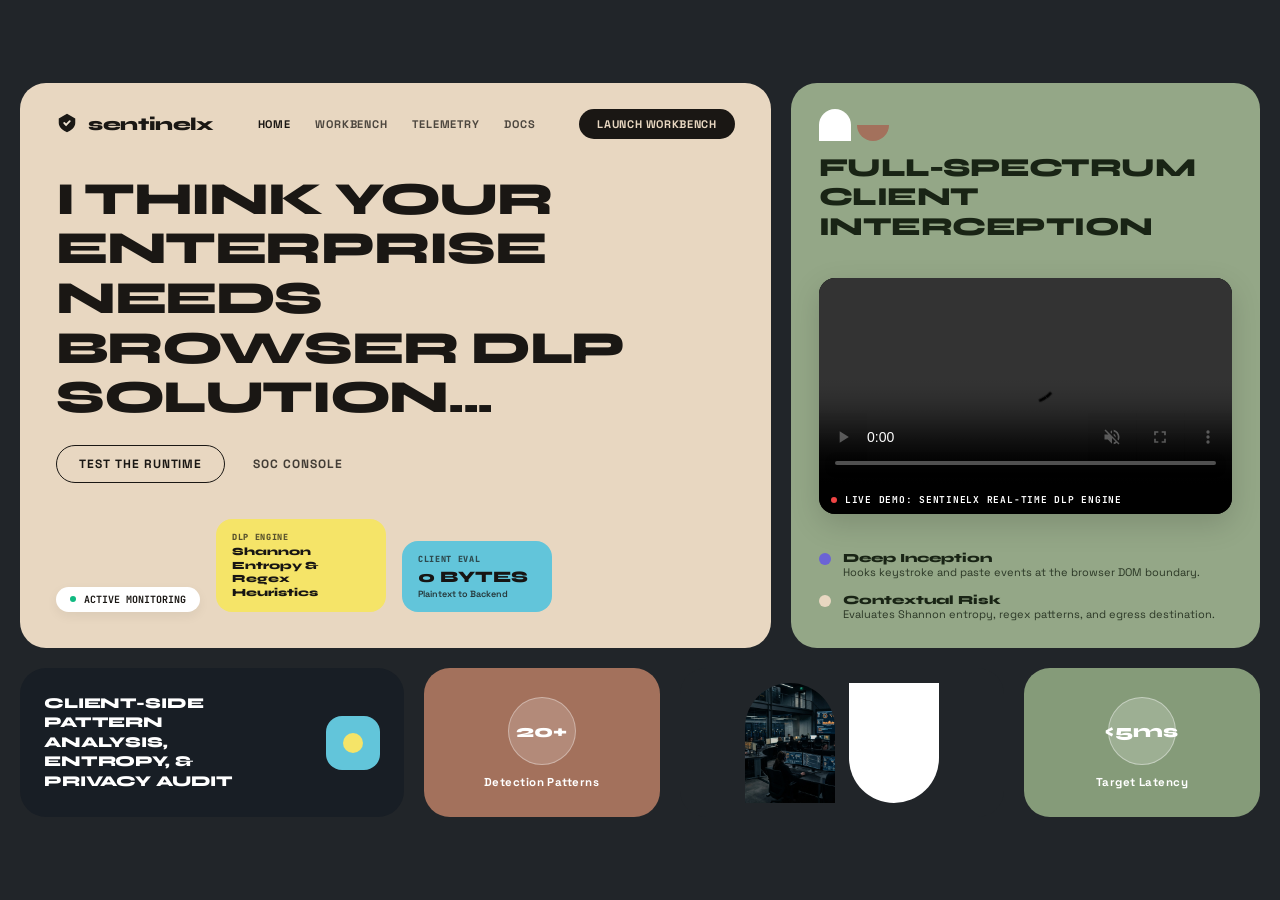
<file: index.html>
<!DOCTYPE html>
<html lang="en">
<head>
  <meta charset="UTF-8">
  <meta name="viewport" content="width=device-width, initial-scale=1.0">
  <title>SentinelX — Client-Side Browser Security & Contextual DLP</title>
  <meta name="description" content="SentinelX: Enterprise real-time browser security & contextual data loss prevention. Zero plaintext egress.">
  <link rel="preconnect" href="https://fonts.googleapis.com">
  <link rel="preconnect" href="https://fonts.gstatic.com" crossorigin>
  <link href="https://fonts.googleapis.com/css2?family=Syne:wght@700;800&family=Space+Grotesk:wght@500;600;700&family=Plus+Jakarta+Sans:wght@400;500;600;700;800&family=JetBrains+Mono:wght@500;600;700&display=swap" rel="stylesheet">
  <link rel="stylesheet" href="landing.css">
</head>
<body>

  <!-- Main Canvas Wrapper (Framed Bento Grid from Dribbble Reference) -->
  <div class="bento-frame">
    <div class="bento-container">

      <!-- ==============================================================
           TOP ROW: HERO CARD (LEFT) + VIDEO SHOWCASE CARD (RIGHT)
      ============================================================== -->
      <div class="bento-top-row">

        <!-- ── HERO CARD (Warm Sand / Editorial) ────────────────── -->
        <div class="bento-card card-hero">
          
          <!-- Inner Navbar -->
          <nav class="hero-nav">
            <div class="brand">
              <div class="brand-glyph">
                <svg width="22" height="22" viewBox="0 0 24 24" fill="none">
                  <path d="M12 2L3 7V12C3 16.55 7.84 20.74 12 22C16.16 20.74 21 16.55 21 12V7L12 2Z"
                        fill="#1a1815"/>
                  <path d="M9 12L11 14L15 10" stroke="#f0e4d2" stroke-width="2" stroke-linecap="round"/>
                </svg>
              </div>
              <span class="brand-name">sentinelx</span>
            </div>

            <div class="nav-links">
              <a href="#home" class="nav-item active">HOME</a>
              <a href="test-harness/index.html" class="nav-item">WORKBENCH</a>
              <a href="dashboard/index.html" class="nav-item">TELEMETRY</a>
              <a href="docs/MASTER_SPECIFICATION.md" class="nav-item">DOCS</a>
            </div>

            <a href="test-harness/index.html" class="nav-cta-btn">LAUNCH WORKBENCH</a>
          </nav>

          <!-- Hero Headline (Syne bold uppercase font) -->
          <div class="hero-body">
            <h1 class="hero-title">
              I THINK YOUR ENTERPRISE NEEDS BROWSER DLP SOLUTION...
            </h1>

            <div class="hero-actions">
              <a href="test-harness/index.html" class="action-btn-primary">TEST THE RUNTIME</a>
              <a href="dashboard/index.html" class="action-btn-secondary">SOC CONSOLE</a>
            </div>

            <!-- Overlapping Decorative Module Cards (From Dribbble shot) -->
            <div class="hero-visual-strip">
              <div class="floating-badge-pill">
                <span class="pill-dot"></span>
                ACTIVE MONITORING
              </div>

              <div class="mini-preview-card card-yellow">
                <div class="mini-card-tag">DLP ENGINE</div>
                <div class="mini-card-title">Shannon Entropy & Regex Heuristics</div>
              </div>

              <div class="mini-preview-card card-cyan">
                <div class="mini-card-tag">CLIENT EVAL</div>
                <div class="mini-card-val">0 BYTES</div>
                <div class="mini-card-sub">Plaintext to Backend</div>
              </div>
            </div>
          </div>
        </div>

        <!-- ── SHOWCASE CARD WITH MAIN VIDEO (Sage Green) ───────── -->
        <div class="bento-card card-showcase">
          <div class="showcase-header">
            <div class="abstract-shapes">
              <div class="shape-arch"></div>
              <div class="shape-half-circle"></div>
            </div>
            <h2 class="showcase-title">
              FULL-SPECTRUM CLIENT INTERCEPTION
            </h2>
          </div>

          <!-- The Main Home Page Video -->
          <div class="video-container">
            <video class="hero-video" autoplay loop muted playsinline controls>
              <source src="SentinelX_Full_Technical_Title.mp4" type="video/mp4">
              Your browser does not support the video tag.
            </video>
            <div class="video-caption-bar">
              <span class="video-dot"></span>
              <span>LIVE DEMO: SENTINELX REAL-TIME DLP ENGINE</span>
            </div>
          </div>

          <!-- Feature Bullets (From Dribbble reference) -->
          <div class="showcase-features">
            <div class="feature-item">
              <div class="feature-bullet bullet-purple"></div>
              <div class="feature-text">
                <span class="feature-name">Deep Inception</span>
                <span class="feature-desc">Hooks keystroke and paste events at the browser DOM boundary.</span>
              </div>
            </div>
            <div class="feature-item">
              <div class="feature-bullet bullet-sand"></div>
              <div class="feature-text">
                <span class="feature-name">Contextual Risk</span>
                <span class="feature-desc">Evaluates Shannon entropy, regex patterns, and egress destination.</span>
              </div>
            </div>
          </div>
        </div>

      </div>

      <!-- ==============================================================
           BOTTOM ROW: BENTO METRICS & ARCH CARDS
      ============================================================== -->
      <div class="bento-bottom-row">

        <!-- Card 1: Dark Slate Strategy -->
        <div class="bento-card card-dark">
          <div class="card-dark-body">
            <h3 class="card-dark-title">
              CLIENT-SIDE PATTERN ANALYSIS, ENTROPY, & PRIVACY AUDIT
            </h3>
            <div class="cyan-badge-module">
              <div class="cyan-badge-circle"></div>
            </div>
          </div>
        </div>

        <!-- Card 2: Terracotta Stat Card (20+ Patterns) -->
        <div class="bento-card card-terracotta">
          <div class="stat-circle-wrap">
            <div class="stat-circle">
              <span class="stat-num">20+</span>
            </div>
            <span class="stat-label">Detection Patterns</span>
          </div>
        </div>

        <!-- Card 3: Graphic Arch Module with Security Console Photo -->
        <div class="bento-card card-arch-media">
          <div class="arch-frame">
            <img src="test-harness/bg-sentinel.jpg" alt="Security Command Operations" class="arch-img">
          </div>
          <div class="arch-frame arch-reverse">
            <div class="arch-solid"></div>
          </div>
        </div>

        <!-- Card 4: Sage Green Latency Stat (<5ms) -->
        <div class="bento-card card-sage">
          <div class="stat-circle-wrap">
            <div class="stat-circle circle-white">
              <span class="stat-num">&lt;5ms</span>
            </div>
            <span class="stat-label">Target Latency</span>
          </div>
        </div>

      </div>

    </div>
  </div>

</body>
</html>
</file>
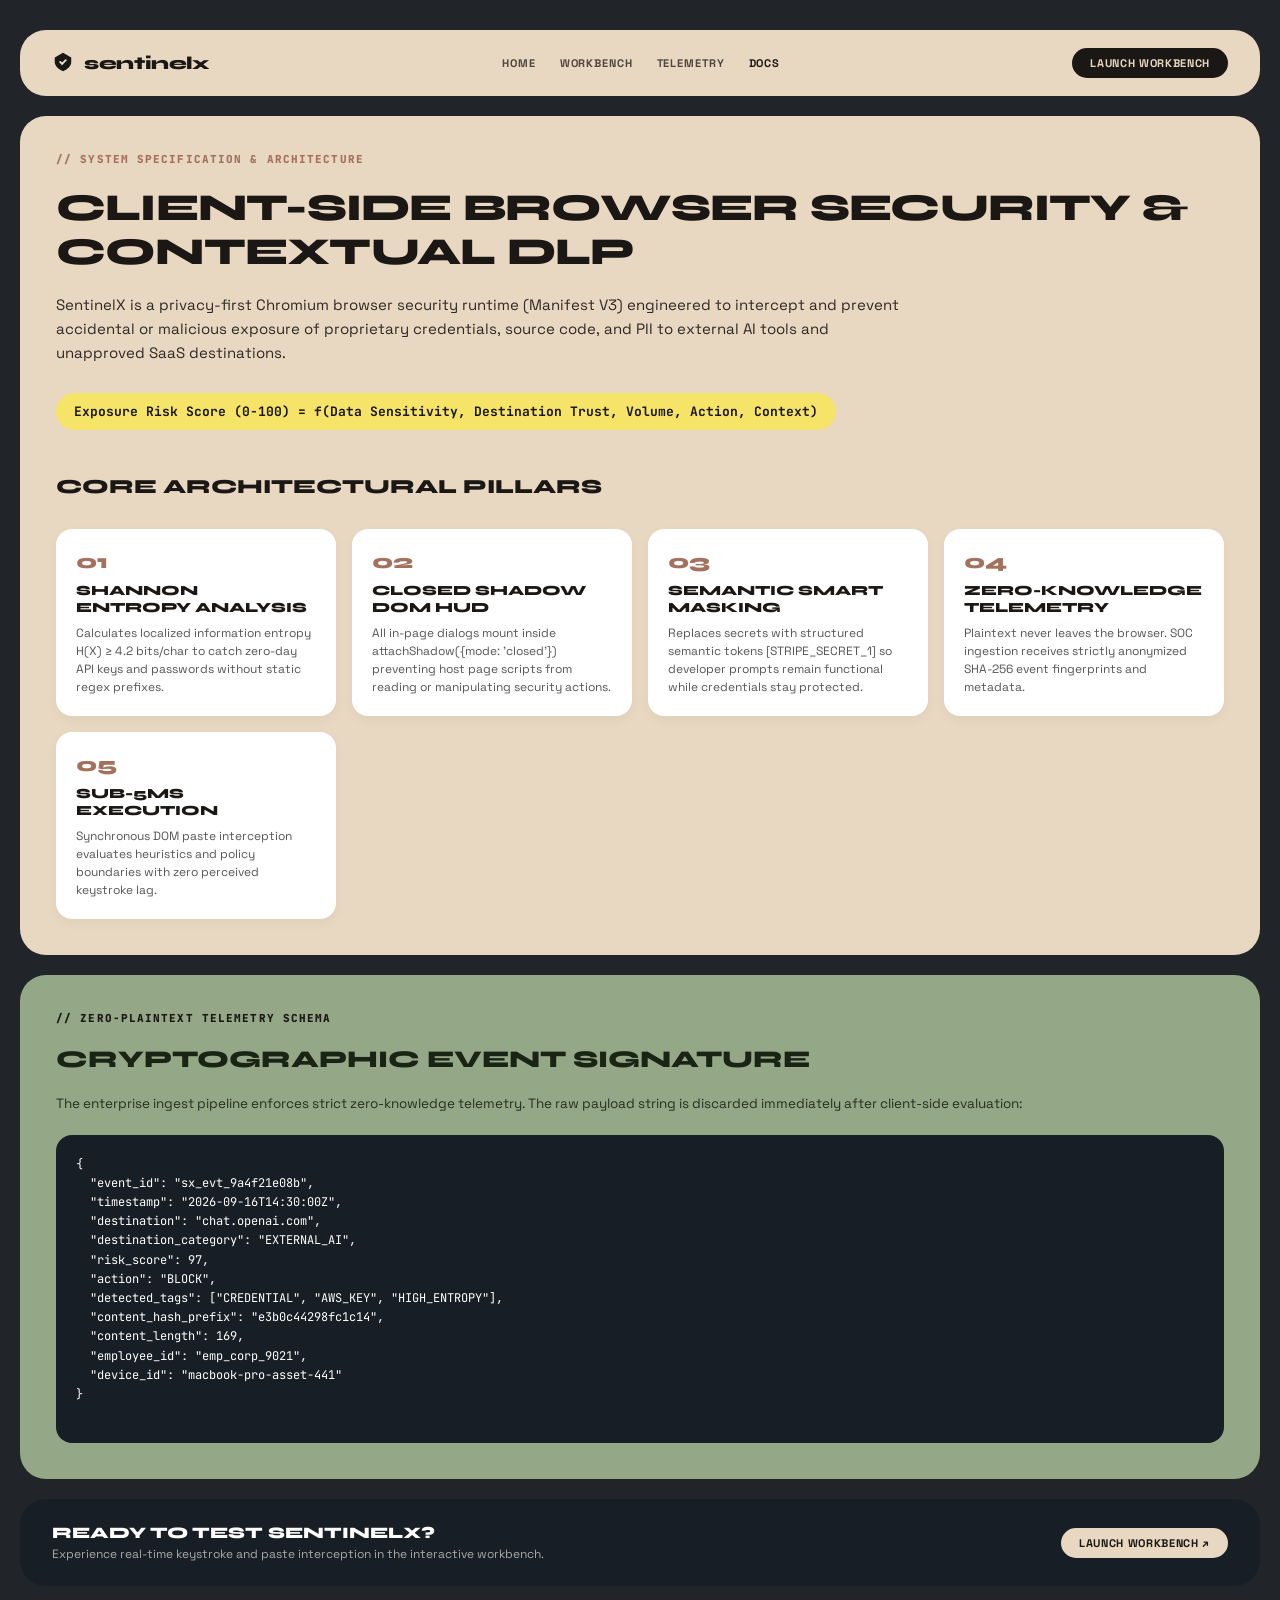
<file: docs/index.html>
<!DOCTYPE html>
<html lang="en">
<head>
  <meta charset="UTF-8">
  <meta name="viewport" content="width=device-width, initial-scale=1.0">
  <title>SentinelX — Engineering Specification & Architecture</title>
  <meta name="description" content="SentinelX Engineering Specification: Shannon entropy heuristics, closed shadow DOM isolation, zero-knowledge telemetry.">
  <link rel="preconnect" href="https://fonts.googleapis.com">
  <link rel="preconnect" href="https://fonts.gstatic.com" crossorigin>
  <link href="https://fonts.googleapis.com/css2?family=Syne:wght@700;800&family=Space+Grotesk:wght@500;600;700&family=Plus+Jakarta+Sans:wght@400;500;600;700;800&family=JetBrains+Mono:wght@500;600;700&display=swap" rel="stylesheet">
  <link rel="stylesheet" href="../landing.css">
  <style>
    .docs-wrapper {
      max-width: 1440px;
      margin: 0 auto;
      display: flex;
      flex-direction: column;
      gap: 20px;
    }
    .doc-section {
      background: var(--sand-hero);
      color: var(--sand-dark);
      border-radius: var(--radius-card);
      padding: 36px;
      display: flex;
      flex-direction: column;
      gap: 20px;
    }
    .doc-header-tag {
      font-family: 'JetBrains Mono', monospace;
      font-size: 11px;
      font-weight: 800;
      color: var(--terracotta);
      letter-spacing: 0.1em;
      text-transform: uppercase;
    }
    .doc-main-title {
      font-family: 'Syne', sans-serif;
      font-size: 38px;
      font-weight: 800;
      line-height: 1.15;
      text-transform: uppercase;
      letter-spacing: -0.02em;
    }
    .doc-lead {
      font-size: 15px;
      line-height: 1.6;
      max-width: 860px;
      opacity: 0.9;
    }
    .pillars-grid {
      display: grid;
      grid-template-columns: repeat(auto-fit, minmax(280px, 1fr));
      gap: 16px;
      margin-top: 10px;
    }
    .pillar-card {
      background: #ffffff;
      border-radius: var(--radius-inner);
      padding: 20px;
      display: flex;
      flex-direction: column;
      gap: 8px;
      box-shadow: 0 4px 12px rgba(0, 0, 0, 0.04);
    }
    .pillar-num {
      font-family: 'Syne', sans-serif;
      font-size: 20px;
      font-weight: 800;
      color: var(--terracotta);
    }
    .pillar-title {
      font-family: 'Syne', sans-serif;
      font-size: 14px;
      font-weight: 800;
      color: var(--sand-dark);
      text-transform: uppercase;
    }
    .pillar-desc {
      font-size: 12px;
      color: #555555;
      line-height: 1.5;
    }
    .code-callout {
      background: var(--dark-module);
      color: #ffffff;
      border-radius: var(--radius-inner);
      padding: 20px;
      font-family: 'JetBrains Mono', monospace;
      font-size: 12px;
      line-height: 1.6;
      overflow-x: auto;
    }
    .math-pill {
      background: var(--yellow-accent);
      color: var(--sand-dark);
      padding: 10px 18px;
      border-radius: var(--radius-pill);
      font-family: 'JetBrains Mono', monospace;
      font-size: 13px;
      font-weight: 700;
      align-self: flex-start;
      margin: 8px 0;
    }
  </style>
</head>
<body>

  <div class="bento-frame">
    <div class="docs-wrapper">

      <!-- Header Navbar (Matching Home & Workbench) -->
      <nav class="bento-card hero-nav" style="background: var(--sand-hero); padding: 18px 32px;">
        <div class="brand">
          <div class="brand-glyph">
            <svg width="22" height="22" viewBox="0 0 24 24" fill="none">
              <path d="M12 2L3 7V12C3 16.55 7.84 20.74 12 22C16.16 20.74 21 16.55 21 12V7L12 2Z" fill="#1a1815"/>
              <path d="M9 12L11 14L15 10" stroke="#f0e4d2" stroke-width="2" stroke-linecap="round"/>
            </svg>
          </div>
          <a href="../index.html" class="brand-name" style="text-decoration:none;">sentinelx</a>
        </div>

        <div class="nav-links">
          <a href="../index.html" class="nav-item">HOME</a>
          <a href="../test-harness/index.html" class="nav-item">WORKBENCH</a>
          <a href="../dashboard/index.html" class="nav-item">TELEMETRY</a>
          <a href="index.html" class="nav-item active">DOCS</a>
        </div>

        <a href="../test-harness/index.html" class="nav-cta-btn">LAUNCH WORKBENCH</a>
      </nav>

      <!-- Main Specification Header Section -->
      <section class="doc-section">
        <div class="doc-header-tag">// SYSTEM SPECIFICATION & ARCHITECTURE</div>
        <h1 class="doc-main-title">Client-Side Browser Security & Contextual DLP</h1>
        <p class="doc-lead">
          SentinelX is a privacy-first Chromium browser security runtime (Manifest V3) engineered to intercept and prevent accidental or malicious exposure of proprietary credentials, source code, and PII to external AI tools and unapproved SaaS destinations.
        </p>

        <div class="math-pill">
          Exposure Risk Score (0-100) = f(Data Sensitivity, Destination Trust, Volume, Action, Context)
        </div>

        <!-- 5 Engineering Pillars Grid -->
        <h2 style="font-family:'Syne',sans-serif; font-size: 20px; font-weight:800; text-transform:uppercase; margin-top:16px;">
          Core Architectural Pillars
        </h2>

        <div class="pillars-grid">
          <div class="pillar-card">
            <div class="pillar-num">01</div>
            <div class="pillar-title">Shannon Entropy Analysis</div>
            <div class="pillar-desc">Calculates localized information entropy H(X) &ge; 4.2 bits/char to catch zero-day API keys and passwords without static regex prefixes.</div>
          </div>

          <div class="pillar-card">
            <div class="pillar-num">02</div>
            <div class="pillar-title">Closed Shadow DOM HUD</div>
            <div class="pillar-desc">All in-page dialogs mount inside attachShadow({mode: 'closed'}) preventing host page scripts from reading or manipulating security actions.</div>
          </div>

          <div class="pillar-card">
            <div class="pillar-num">03</div>
            <div class="pillar-title">Semantic Smart Masking</div>
            <div class="pillar-desc">Replaces secrets with structured semantic tokens [STRIPE_SECRET_1] so developer prompts remain functional while credentials stay protected.</div>
          </div>

          <div class="pillar-card">
            <div class="pillar-num">04</div>
            <div class="pillar-title">Zero-Knowledge Telemetry</div>
            <div class="pillar-desc">Plaintext never leaves the browser. SOC ingestion receives strictly anonymized SHA-256 event fingerprints and metadata.</div>
          </div>

          <div class="pillar-card">
            <div class="pillar-num">05</div>
            <div class="pillar-title">Sub-5ms Execution</div>
            <div class="pillar-desc">Synchronous DOM paste interception evaluates heuristics and policy boundaries with zero perceived keystroke lag.</div>
          </div>
        </div>
      </section>

      <!-- Technical Code Architecture -->
      <section class="doc-section" style="background: var(--sage-showcase); color: var(--sage-dark);">
        <div class="doc-header-tag" style="color:var(--sand-dark);">// ZERO-PLAINTEXT TELEMETRY SCHEMA</div>
        <h2 style="font-family:'Syne',sans-serif; font-size: 24px; font-weight:800; text-transform:uppercase;">
          Cryptographic Event Signature
        </h2>
        <p style="font-size: 13.5px; line-height: 1.5; opacity: 0.9;">
          The enterprise ingest pipeline enforces strict zero-knowledge telemetry. The raw payload string is discarded immediately after client-side evaluation:
        </p>

        <pre class="code-callout">
{
  "event_id": "sx_evt_9a4f21e08b",
  "timestamp": "2026-09-16T14:30:00Z",
  "destination": "chat.openai.com",
  "destination_category": "EXTERNAL_AI",
  "risk_score": 97,
  "action": "BLOCK",
  "detected_tags": ["CREDENTIAL", "AWS_KEY", "HIGH_ENTROPY"],
  "content_hash_prefix": "e3b0c44298fc1c14",
  "content_length": 169,
  "employee_id": "emp_corp_9021",
  "device_id": "macbook-pro-asset-441"
}
        </pre>
      </section>

      <!-- Bottom Nav Return Strip -->
      <div class="bento-card" style="background: var(--dark-module); color:#ffffff; padding: 24px 32px; display:flex; justify-content:space-between; align-items:center;">
        <div>
          <div style="font-family:'Syne',sans-serif; font-size: 16px; font-weight:800; text-transform:uppercase;">Ready to Test SentinelX?</div>
          <div style="font-size:12px; color:#aaaaaa; margin-top:4px;">Experience real-time keystroke and paste interception in the interactive workbench.</div>
        </div>
        <a href="../test-harness/index.html" class="nav-cta-btn" style="background: var(--sand-hero); color: var(--sand-dark);">LAUNCH WORKBENCH ↗</a>
      </div>

    </div>
  </div>

</body>
</html>
</file>
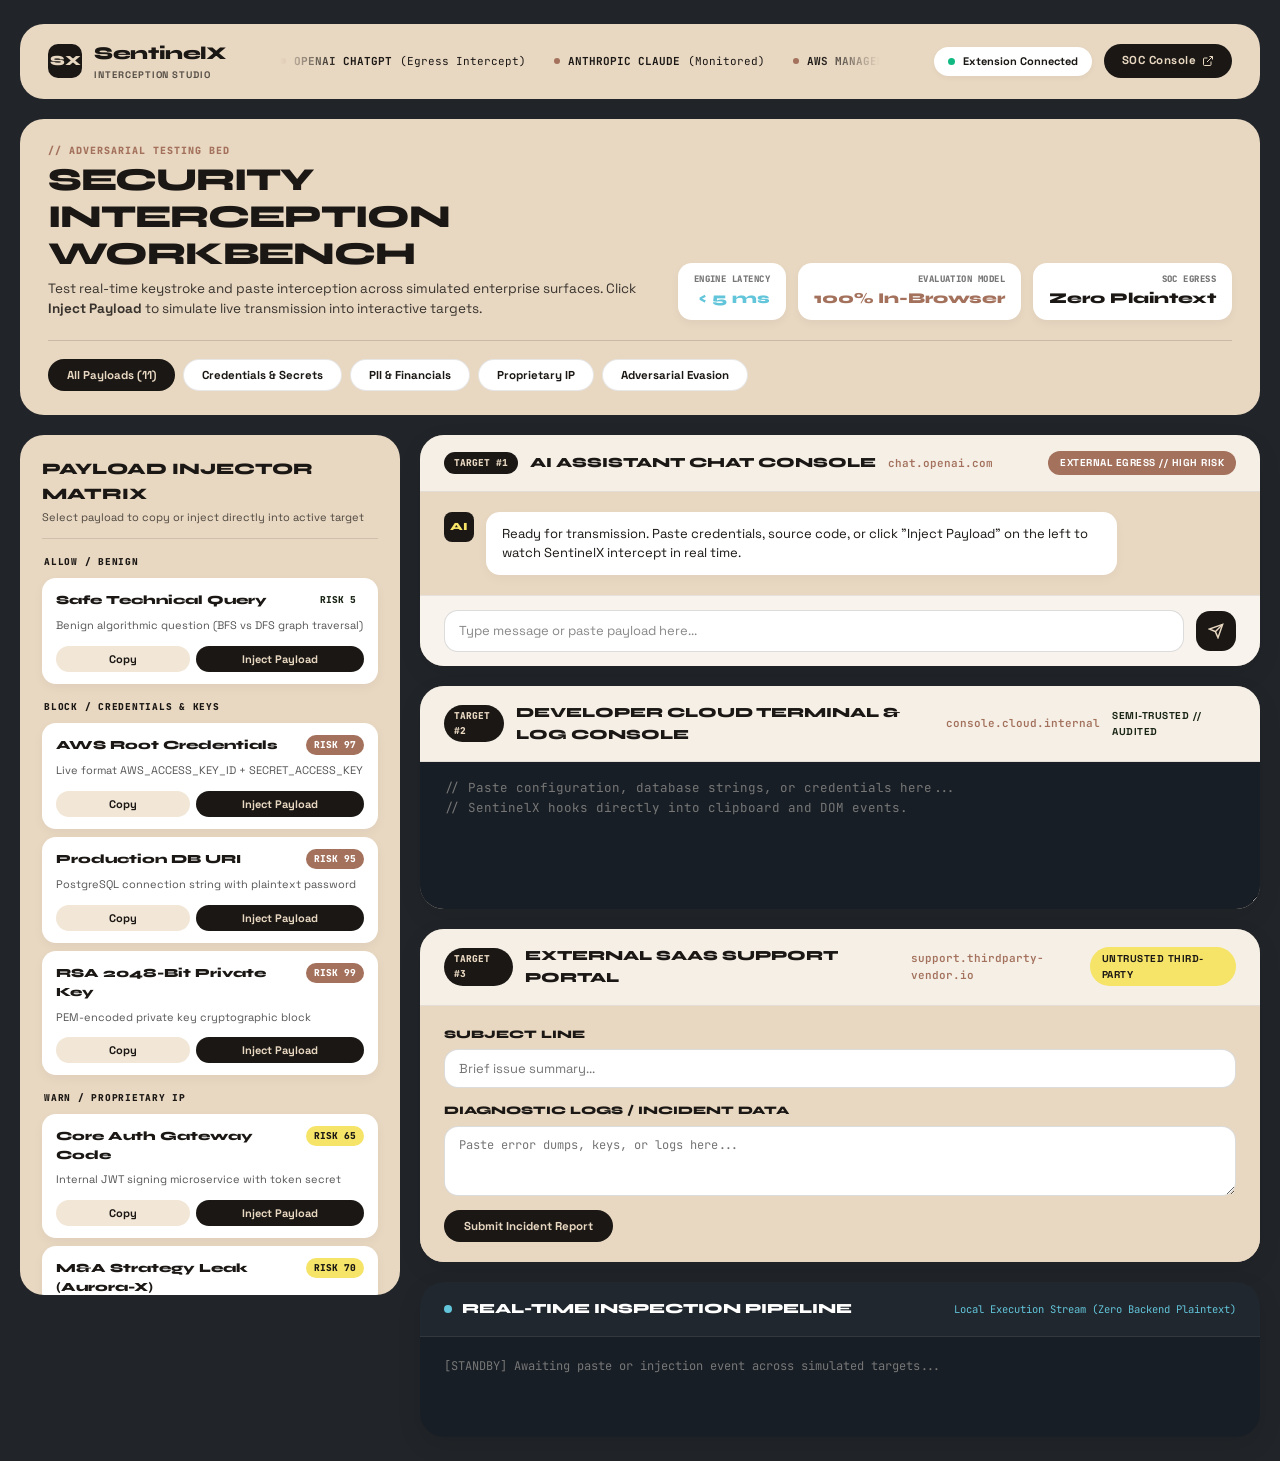
<file: test-harness/index.html>
<!DOCTYPE html>
<html lang="en">
<head>
  <meta charset="UTF-8">
  <meta name="viewport" content="width=device-width, initial-scale=1.0">
  <title>SentinelX — Security Interception Workbench</title>
  <meta name="description" content="SentinelX Security Interception Studio — Live Pre-DOM Egress Protection Testing Bed">
  <link rel="preconnect" href="https://fonts.googleapis.com">
  <link rel="preconnect" href="https://fonts.gstatic.com" crossorigin>
  <link href="https://fonts.googleapis.com/css2?family=Syne:wght@700;800&family=Space+Grotesk:wght@500;600;700&family=Plus+Jakarta+Sans:wght@400;500;600;700;800&family=JetBrains+Mono:wght@500;600;700&display=swap" rel="stylesheet">
  <link rel="stylesheet" href="harness.css">
</head>
<body>

  <!-- ================================================================
       HEADER & MONITORED EGRESS TICKER
  ================================================================ -->
  <header class="site-header">
    <div class="header-inner">
      <a href="../index.html" class="logo" style="text-decoration:none;">
        <div class="logo-badge">SX</div>
        <div>
          <div class="logo-name">SentinelX</div>
          <div class="logo-sub">INTERCEPTION STUDIO</div>
        </div>
      </a>

      <!-- Live Monitored Egress Ticker -->
      <div class="ticker-bar">
        <div class="ticker-track">
          <div class="ticker-item"><div class="ticker-bullet"></div><span>OPENAI CHATGPT</span> (Egress Intercept)</div>
          <div class="ticker-item"><div class="ticker-bullet"></div><span>ANTHROPIC CLAUDE</span> (Monitored)</div>
          <div class="ticker-item"><div class="ticker-bullet"></div><span>AWS MANAGEMENT CONSOLE</span> (Credential Shield)</div>
          <div class="ticker-item"><div class="ticker-bullet"></div><span>GITHUB CODESPACES</span> (Repo Shield)</div>
          <div class="ticker-item"><div class="ticker-bullet"></div><span>SLACK WEB</span> (DLP Active)</div>
          <div class="ticker-item"><div class="ticker-bullet"></div><span>SALESFORCE</span> (PII Quarantine)</div>
          <div class="ticker-item"><div class="ticker-bullet"></div><span>OKTA SSO</span> (Token Armor)</div>
          <!-- Loop -->
          <div class="ticker-item"><div class="ticker-bullet"></div><span>OPENAI CHATGPT</span> (Egress Intercept)</div>
          <div class="ticker-item"><div class="ticker-bullet"></div><span>ANTHROPIC CLAUDE</span> (Monitored)</div>
          <div class="ticker-item"><div class="ticker-bullet"></div><span>AWS MANAGEMENT CONSOLE</span> (Credential Shield)</div>
          <div class="ticker-item"><div class="ticker-bullet"></div><span>GITHUB CODESPACES</span> (Repo Shield)</div>
          <div class="ticker-item"><div class="ticker-bullet"></div><span>SLACK WEB</span> (DLP Active)</div>
          <div class="ticker-item"><div class="ticker-bullet"></div><span>SALESFORCE</span> (PII Quarantine)</div>
          <div class="ticker-item"><div class="ticker-bullet"></div><span>OKTA SSO</span> (Token Armor)</div>
        </div>
      </div>

      <div class="header-right">
        <div class="status-chip" id="extensionStatus">
          <span class="status-dot"></span>
          Extension Connected
        </div>
        <a href="../dashboard/index.html" class="dashboard-link-btn" target="_blank">
          SOC Console
          <svg width="12" height="12" viewBox="0 0 24 24" fill="none" stroke="currentColor" stroke-width="2">
            <path d="M18 13v6a2 2 0 0 1-2 2H5a2 2 0 0 1-2-2V8a2 2 0 0 1 2-2h6"></path>
            <polyline points="15 3 21 3 21 9"></polyline>
            <line x1="10" y1="14" x2="21" y2="3"></line>
          </svg>
        </a>
      </div>
    </div>
  </header>

  <!-- ================================================================
       STUDIO CONTROL BAR
  ================================================================ -->
  <section class="studio-bar">
    <div class="studio-header">
      <div class="studio-title-area">
        <div class="studio-tag">// ADVERSARIAL TESTING BED</div>
        <h1 class="studio-title">Security Interception Workbench</h1>
        <p class="studio-desc">
          Test real-time keystroke and paste interception across simulated enterprise surfaces.
          Click <strong>Inject Payload</strong> to simulate live transmission into interactive targets.
        </p>
      </div>

      <div class="studio-meta-strip">
        <div class="meta-pill">
          <div class="meta-pill-label">ENGINE LATENCY</div>
          <div class="meta-pill-value blue">&lt; 5 ms</div>
        </div>
        <div class="meta-pill">
          <div class="meta-pill-label">EVALUATION MODEL</div>
          <div class="meta-pill-value yellow">100% In-Browser</div>
        </div>
        <div class="meta-pill">
          <div class="meta-pill-label">SOC EGRESS</div>
          <div class="meta-pill-value">Zero Plaintext</div>
        </div>
      </div>
    </div>

    <!-- Category Filter Tabs -->
    <div class="scenario-filters">
      <button class="filter-btn active" data-filter="all">All Payloads (11)</button>
      <button class="filter-btn" data-filter="credentials">Credentials & Secrets</button>
      <button class="filter-btn" data-filter="pii">PII & Financials</button>
      <button class="filter-btn" data-filter="ip">Proprietary IP</button>
      <button class="filter-btn" data-filter="evasion">Adversarial Evasion</button>
    </div>
  </section>

  <!-- ================================================================
       MAIN WORKBENCH LAYOUT
  ================================================================ -->
  <main class="main-layout">

    <!-- ── LEFT: Test Scenarios ─────────────────────────────────── -->
    <aside class="scenarios-panel">
      <div class="panel-header">
        <h2 class="panel-title">Payload Injector Matrix</h2>
        <p class="panel-sub">Select payload to copy or inject directly into active target</p>
      </div>

      <!-- Benign / Safe -->
      <div class="scenario-group" data-cat="all">
        <div class="group-label">ALLOW / BENIGN</div>
        <div class="scenario-card" data-cat="all">
          <div class="scenario-top">
            <span class="scenario-name">Safe Technical Query</span>
            <span class="scenario-badge badge-allow">Risk 5</span>
          </div>
          <div class="scenario-desc">Benign algorithmic question (BFS vs DFS graph traversal)</div>
          <div class="scenario-actions">
            <button class="btn-action-copy" data-scenario="safe_query">Copy</button>
            <button class="btn-action-inject" data-scenario="safe_query">Inject Payload</button>
          </div>
        </div>
      </div>

      <!-- Credentials & Keys -->
      <div class="scenario-group" data-cat="credentials">
        <div class="group-label">BLOCK / CREDENTIALS & KEYS</div>

        <div class="scenario-card" data-cat="credentials">
          <div class="scenario-top">
            <span class="scenario-name">AWS Root Credentials</span>
            <span class="scenario-badge badge-block">Risk 97</span>
          </div>
          <div class="scenario-desc">Live format AWS_ACCESS_KEY_ID + SECRET_ACCESS_KEY</div>
          <div class="scenario-actions">
            <button class="btn-action-copy" data-scenario="aws_credentials">Copy</button>
            <button class="btn-action-inject" data-scenario="aws_credentials">Inject Payload</button>
          </div>
        </div>

        <div class="scenario-card" data-cat="credentials">
          <div class="scenario-top">
            <span class="scenario-name">Production DB URI</span>
            <span class="scenario-badge badge-block">Risk 95</span>
          </div>
          <div class="scenario-desc">PostgreSQL connection string with plaintext password</div>
          <div class="scenario-actions">
            <button class="btn-action-copy" data-scenario="db_connection">Copy</button>
            <button class="btn-action-inject" data-scenario="db_connection">Inject Payload</button>
          </div>
        </div>

        <div class="scenario-card" data-cat="credentials">
          <div class="scenario-top">
            <span class="scenario-name">RSA 2048-Bit Private Key</span>
            <span class="scenario-badge badge-block">Risk 99</span>
          </div>
          <div class="scenario-desc">PEM-encoded private key cryptographic block</div>
          <div class="scenario-actions">
            <button class="btn-action-copy" data-scenario="private_key">Copy</button>
            <button class="btn-action-inject" data-scenario="private_key">Inject Payload</button>
          </div>
        </div>
      </div>

      <!-- IP & Source Code -->
      <div class="scenario-group" data-cat="ip">
        <div class="group-label">WARN / PROPRIETARY IP</div>

        <div class="scenario-card" data-cat="ip">
          <div class="scenario-top">
            <span class="scenario-name">Core Auth Gateway Code</span>
            <span class="scenario-badge badge-warn">Risk 65</span>
          </div>
          <div class="scenario-desc">Internal JWT signing microservice with token secret</div>
          <div class="scenario-actions">
            <button class="btn-action-copy" data-scenario="source_code">Copy</button>
            <button class="btn-action-inject" data-scenario="source_code">Inject Payload</button>
          </div>
        </div>

        <div class="scenario-card" data-cat="ip">
          <div class="scenario-top">
            <span class="scenario-name">M&A Strategy Leak (Aurora-X)</span>
            <span class="scenario-badge badge-warn">Risk 70</span>
          </div>
          <div class="scenario-desc">Proprietary project codename with confidential ARR targets</div>
          <div class="scenario-actions">
            <button class="btn-action-copy" data-scenario="contextual_leak">Copy</button>
            <button class="btn-action-inject" data-scenario="contextual_leak">Inject Payload</button>
          </div>
        </div>
      </div>

      <!-- PII & Financials -->
      <div class="scenario-group" data-cat="pii">
        <div class="group-label">WARN / PII & COMPLIANCE</div>

        <div class="scenario-card" data-cat="pii">
          <div class="scenario-top">
            <span class="scenario-name">Customer PII Records</span>
            <span class="scenario-badge badge-warn">Risk 72</span>
          </div>
          <div class="scenario-desc">Real customer names, personal emails, and phone numbers</div>
          <div class="scenario-actions">
            <button class="btn-action-copy" data-scenario="pii_records">Copy</button>
            <button class="btn-action-inject" data-scenario="pii_records">Inject Payload</button>
          </div>
        </div>

        <div class="scenario-card" data-cat="pii">
          <div class="scenario-top">
            <span class="scenario-name">Q4 Financial Projections</span>
            <span class="scenario-badge badge-warn">Risk 60</span>
          </div>
          <div class="scenario-desc">Confidential revenue forecast and R&D budget breakdown</div>
          <div class="scenario-actions">
            <button class="btn-action-copy" data-scenario="financial_data">Copy</button>
            <button class="btn-action-inject" data-scenario="financial_data">Inject Payload</button>
          </div>
        </div>

        <div class="scenario-card" data-cat="pii">
          <div class="scenario-top">
            <span class="scenario-name">Bulk Customer CSV Dump</span>
            <span class="scenario-badge badge-block">Attack 7</span>
          </div>
          <div class="scenario-desc">Tabular database export with 10+ customer accounts</div>
          <div class="scenario-actions">
            <button class="btn-action-copy" data-scenario="bulk_csv">Copy</button>
            <button class="btn-action-inject" data-scenario="bulk_csv">Inject Payload</button>
          </div>
        </div>
      </div>

      <!-- Adversarial Evasion -->
      <div class="scenario-group" data-cat="evasion">
        <div class="group-label">ADVERSARIAL EVASION VECTORS</div>

        <div class="scenario-card" data-cat="evasion">
          <div class="scenario-top">
            <span class="scenario-name">Base64 Obfuscated Credential</span>
            <span class="scenario-badge badge-warn">Attack 2</span>
          </div>
          <div class="scenario-desc">Encoded credential designed to bypass standard regex</div>
          <div class="scenario-actions">
            <button class="btn-action-copy" data-scenario="base64_encoded">Copy</button>
            <button class="btn-action-inject" data-scenario="base64_encoded">Inject Payload</button>
          </div>
        </div>

        <div class="scenario-card" data-cat="evasion">
          <div class="scenario-top">
            <span class="scenario-name">Zero-Day High-Entropy Token</span>
            <span class="scenario-badge badge-block">Attack 1</span>
          </div>
          <div class="scenario-desc">High Shannon entropy token (H > 4.5) with no known prefix</div>
          <div class="scenario-actions">
            <button class="btn-action-copy" data-scenario="high_entropy">Copy</button>
            <button class="btn-action-inject" data-scenario="high_entropy">Inject Payload</button>
          </div>
        </div>
      </div>

      <!-- Benchmark Runner -->
      <div class="benchmark-card">
        <div class="benchmark-title">Adversarial Benchmark Runner</div>
        <div class="benchmark-sub">Automated 7-vector evasion test suite</div>
        <button class="run-benchmark-btn" id="runBenchmarkBtn">
          Run Benchmark Suite
        </button>
        <div class="benchmark-results" id="benchmarkResults"></div>
      </div>
    </aside>

    <!-- ── RIGHT: Simulated Environments ────────────────────────── -->
    <div class="environments">

      <!-- Target 1: AI Chat Surface -->
      <div class="env-card" id="env-ai-chat">
        <div class="env-header">
          <div class="env-header-left">
            <span class="env-tag-badge">TARGET #1</span>
            <span class="env-name">AI Assistant Chat Console</span>
            <span class="env-url">chat.openai.com</span>
          </div>
          <span class="env-dest-pill dest-external">EXTERNAL EGRESS // HIGH RISK</span>
        </div>

        <div class="chat-messages" id="chatMessages">
          <div class="chat-msg ai-msg">
            <div class="chat-avatar">AI</div>
            <div class="chat-bubble">
              Ready for transmission. Paste credentials, source code, or click "Inject Payload" on the left to watch SentinelX intercept in real time.
            </div>
          </div>
        </div>

        <div class="chat-input-bar">
          <div class="chat-input" id="chatInput" contenteditable="true"
               data-placeholder="Type message or paste payload here..."
               role="textbox" aria-label="AI Chat Message Input"></div>
          <button class="chat-send-btn" id="chatSend" title="Send message">
            <svg width="16" height="16" viewBox="0 0 24 24" fill="none" stroke="currentColor" stroke-width="2.2">
              <line x1="22" y1="2" x2="11" y2="13"></line>
              <polygon points="22 2 15 22 11 13 2 9 22 2"></polygon>
            </svg>
          </button>
        </div>
      </div>

      <!-- Target 2: Developer Debugging Terminal -->
      <div class="env-card" id="env-code-editor">
        <div class="env-header">
          <div class="env-header-left">
            <span class="env-tag-badge">TARGET #2</span>
            <span class="env-name">Developer Cloud Terminal & Log Console</span>
            <span class="env-url">console.cloud.internal</span>
          </div>
          <span class="env-dest-pill dest-medium">SEMI-TRUSTED // AUDITED</span>
        </div>

        <div class="code-editor-wrap">
          <textarea class="code-editor" id="codeEditor"
                    placeholder="// Paste configuration, database strings, or credentials here...&#10;// SentinelX hooks directly into clipboard and DOM events."
                    spellcheck="false"></textarea>
        </div>
      </div>

      <!-- Target 3: Generic Support Ticket Form -->
      <div class="env-card" id="env-saas-form">
        <div class="env-header">
          <div class="env-header-left">
            <span class="env-tag-badge">TARGET #3</span>
            <span class="env-name">External SaaS Support Portal</span>
            <span class="env-url">support.thirdparty-vendor.io</span>
          </div>
          <span class="env-dest-pill dest-unknown">UNTRUSTED THIRD-PARTY</span>
        </div>

        <form class="saas-form" onsubmit="return false">
          <div class="form-group">
            <label class="form-label">Subject Line</label>
            <input type="text" class="form-input" id="formSubject" placeholder="Brief issue summary...">
          </div>
          <div class="form-group">
            <label class="form-label">Diagnostic Logs / Incident Data</label>
            <textarea class="form-textarea" id="formDescription" rows="3" placeholder="Paste error dumps, keys, or logs here..."></textarea>
          </div>
          <button type="submit" class="form-submit-btn">Submit Incident Report</button>
        </form>
      </div>

      <!-- Live Telemetry & Pipeline Output Console -->
      <div class="analysis-panel" id="analysisPanel">
        <div class="analysis-header">
          <div class="analysis-title-group">
            <div class="analysis-dot"></div>
            <span class="analysis-title">Real-Time Inspection Pipeline</span>
          </div>
          <span class="analysis-sub">Local Execution Stream (Zero Backend Plaintext)</span>
        </div>
        <div class="analysis-body" id="analysisBody">
          <div class="analysis-placeholder">
            [STANDBY] Awaiting paste or injection event across simulated targets...
          </div>
        </div>
      </div>

    </div>
  </main>

  <!-- Notification Toast -->
  <div class="copy-toast" id="copyToast"></div>

  <!-- Scripts -->
  <script src="benchmark.js"></script>
  <script>
    // ----------------------------------------------------------------
    // Payload Dictionary
    // ----------------------------------------------------------------
    const SCENARIOS = {
      safe_query: `Explain the difference between BFS and DFS in graph traversal algorithms.
Can you also show a simple Python example of each?`,

      source_code: `# Internal Authentication Service — CONFIDENTIAL
# Project: Helios Payment Gateway v3.2
# DO NOT SHARE EXTERNALLY

import jwt
import redis
from datetime import datetime, timedelta
from config import INTERNAL_SECRET, SERVICE_KEY

class AuthService:
    def __init__(self):
        self.redis_client = redis.Redis(host='10.0.4.21', port=6379)
        self.token_expiry = timedelta(hours=24)

    def generate_internal_token(self, user_id: str, role: str) -> str:
        payload = {
            "sub": user_id,
            "role": role,
            "service": "helios-payment",
            "exp": datetime.utcnow() + self.token_expiry
        }
        return jwt.encode(payload, INTERNAL_SECRET, algorithm="HS256")

    def validate_service_token(self, token: str) -> dict:
        try:
            return jwt.decode(token, SERVICE_KEY, algorithms=["HS256"])
        except jwt.ExpiredSignatureError:
            raise ValueError("Token expired")`,

      pii_records: `Customer ID: 10291
Name: Sarah Johnson
Email: sarah.johnson@example.com
Phone: +1 (415) 882-3910
Account Created: 2021-03-15
Last Purchase: 2024-08-22

Customer ID: 10292
Name: Raj Patel
Email: raj.patel@company.co.in
Phone: +91 98765 43210
Account Created: 2020-11-01
Last Purchase: 2024-06-10`,

      financial_data: `Internal use only — Q4 Financial Summary (Draft)

Revenue Forecast: $42,800,000
Operating Budget: $18,500,000
Net Profit Projection: $11,200,000
R&D Investment: $6,300,000
Project Aurora Budget Allocation: $4,100,000`,

      aws_credentials: `AWS_ACCESS_KEY_ID=AKIAIOSFODNN7EXAMPLE
AWS_SECRET_ACCESS_KEY=wJalrXUtnFEMI/K7MDENG/bPxRfiCYEXAMPLEKEY
AWS_DEFAULT_REGION=ap-south-1
S3_BUCKET=helios-internal-assets-prod`,

      db_connection: `DATABASE_URL=postgres://admin:P@ssw0rd!Prod2024@db.internal.helios.io:5432/helios_production
REDIS_URL=redis://:RedisSecret2024@cache.internal.helios.io:6379/0
MONGODB_URI=mongodb://root:MongoPass123@10.0.4.55:27017/helios_events`,

      private_key: `-----BEGIN RSA PRIVATE KEY-----
MIIEowIBAAKCAQEA2a2rwplBQLF29amygykEMmYz0+Ygaf9yPBNaOhBKdHqFW9RY
WHyJYYMNJMfaKeOLDGRCiRYheHTUJHdO1cg5a6ZKoMkRCQR+Ka9HmXchMqXv7Ab
xTHSagMHFxnqKV6ZRamPDFSMHnqkaBliSdOilhVMSQLcZ37+KtZFRbIfGRs4v/3N
EXAMPLEKEYEXAMPLEKEYEXAMPLEKEYEXAMPLEKEYEXAMPLEKEYEXAMPLEKEYEXAMPLE
abcdefghijklmnopqrstuvwxyzABCDEFGHIJKLMNOPQRSTUVWXYZ0123456789+/==
-----END RSA PRIVATE KEY-----`,

      base64_encoded: `QVNJQVVBU01LVkdON1FGVlE3VkhXRTpOeGNUZE1WK3FucWp3RjJtSjRSWmtyWmh4WS9WUm5TRGJT`,

      high_entropy: `service_token: f8Kp2!mX9vTq#Rj5@Yw7&Nz3Ls6$Vc0Gh4_Bd1Ue`,

      bulk_csv: `name,email,phone,account_id,balance
John Smith,john.smith@gmail.com,+1-555-0101,ACC-10291,45000.00
Sarah Johnson,sarah.j@yahoo.com,+1-555-0102,ACC-10292,12800.50
Michael Brown,m.brown@outlook.com,+1-555-0103,ACC-10293,98500.25
Emily Davis,emily.d@company.com,+44-20-7946-0103,ACC-10294,3200.00`,

      contextual_leak: `Project Codename: Aurora-X
Launch Date: Q1 2025 (Confidential)
Target ARR: $24M by end of 2025
Strategic Partner: Classified under NDA
Pricing: $180,000/year per organization`
    };

    // ----------------------------------------------------------------
    // Clipboard & Toast
    // ----------------------------------------------------------------
    async function copyText(str) {
      try {
        await navigator.clipboard.writeText(str);
        return true;
      } catch {
        const t = document.createElement('textarea');
        t.value = str;
        t.style.position = 'fixed';
        t.style.opacity = '0';
        document.body.appendChild(t);
        t.select();
        const ok = document.execCommand('copy');
        document.body.removeChild(t);
        return ok;
      }
    }

    function showToast(msg, type = 'success') {
      const toast = document.getElementById('copyToast');
      toast.textContent = msg;
      toast.className = `copy-toast visible toast-${type}`;
      setTimeout(() => toast.className = 'copy-toast', 2500);
    }

    // ----------------------------------------------------------------
    // Direct Inject Simulation
    // ----------------------------------------------------------------
    function directInject(payload, scenarioKey) {
      const chatInput = document.getElementById('chatInput');

      if (chatInput) {
        chatInput.innerText = payload;
        chatInput.focus();

        const dt = new DataTransfer();
        dt.setData('text/plain', payload);
        const pasteEvent = new ClipboardEvent('paste', {
          bubbles: true,
          cancelable: true,
          clipboardData: dt
        });
        chatInput.dispatchEvent(pasteEvent);
      }

      simulateAnalysis(payload);
      showToast(`Injected "${scenarioKey.replace(/_/g, ' ')}" into active target`, 'success');
    }

    // Bind Copy & Direct Inject
    document.querySelectorAll('.btn-action-copy').forEach(btn => {
      btn.addEventListener('click', async () => {
        const k = btn.dataset.scenario;
        const text = SCENARIOS[k];
        if (text) {
          await copyText(text);
          showToast(`Copied "${k.replace(/_/g, ' ')}" to clipboard`);
        }
      });
    });

    document.querySelectorAll('.btn-action-inject').forEach(btn => {
      btn.addEventListener('click', () => {
        const k = btn.dataset.scenario;
        const text = SCENARIOS[k];
        if (text) {
          directInject(text, k);
        }
      });
    });

    // ----------------------------------------------------------------
    // Filter Tabs
    // ----------------------------------------------------------------
    document.querySelectorAll('.filter-btn').forEach(btn => {
      btn.addEventListener('click', () => {
        document.querySelectorAll('.filter-btn').forEach(b => b.classList.remove('active'));
        btn.classList.add('active');

        const filter = btn.dataset.filter;
        document.querySelectorAll('.scenario-group').forEach(group => {
          if (filter === 'all' || group.dataset.cat === filter) {
            group.style.display = 'flex';
          } else {
            group.style.display = 'none';
          }
        });
      });
    });

    // ----------------------------------------------------------------
    // Chat Send Simulator
    // ----------------------------------------------------------------
    document.getElementById('chatSend').addEventListener('click', () => {
      const input = document.getElementById('chatInput');
      const text = input.innerText.trim();
      if (!text) return;

      const messages = document.getElementById('chatMessages');
      const userMsg = document.createElement('div');
      userMsg.className = 'chat-msg user-msg';
      userMsg.innerHTML = `<div class="chat-bubble">${text.substring(0, 160)}${text.length > 160 ? '...' : ''}</div>`;
      messages.appendChild(userMsg);
      messages.scrollTop = messages.scrollHeight;

      input.innerText = '';

      setTimeout(() => {
        const aiMsg = document.createElement('div');
        aiMsg.className = 'chat-msg ai-msg';
        aiMsg.innerHTML = `<div class="chat-avatar">AI</div><div class="chat-bubble">SentinelX intercepted this payload at the DOM boundary before network serialization. Check the extension HUD for real-time risk triage.</div>`;
        messages.appendChild(aiMsg);
        messages.scrollTop = messages.scrollHeight;
      }, 600);
    });

    // ----------------------------------------------------------------
    // Live Inspection Feed
    // ----------------------------------------------------------------
    function computeSimpleEntropy(str) {
      const freq = {};
      for (const ch of str) freq[ch] = (freq[ch] || 0) + 1;
      let H = 0;
      for (const ch in freq) {
        const p = freq[ch] / str.length;
        H -= p * Math.log2(p);
      }
      return H;
    }

    function simulateAnalysis(text) {
      const body = document.getElementById('analysisBody');
      if (!text || text.trim().length < 4) {
        body.innerHTML = '<div class="analysis-placeholder">[STANDBY] Awaiting paste or injection event across simulated targets...</div>';
        return;
      }

      const patterns = [
        { name: 'AWS Access Key',   regex: /\b(AKIA|ASIA)[A-Z0-9]{16}\b/, tag: 'CREDENTIAL' },
        { name: 'Customer Email',   regex: /[a-zA-Z0-9._%+\-]+@[a-zA-Z0-9.\-]+\.[a-zA-Z]{2,}/, tag: 'PII' },
        { name: 'Database URI',     regex: /postgres|mongodb|mysql|redis/i, tag: 'INFRA_SECRET' },
        { name: 'RSA Private Key',  regex: /BEGIN.+PRIVATE KEY/, tag: 'CRYPTOGRAPHIC' },
        { name: 'High-Entropy Token', regex: /[A-Za-z0-9!@#$%^&*()\-_+=]{32,}/, tag: 'ENTROPY' },
        { name: 'Financial Ledger', regex: /revenue|budget|profit|forecast/i, tag: 'FINANCIAL' },
        { name: 'Proprietary Source', regex: /def |class |import |function |jwt\.encode/, tag: 'SOURCE_CODE' },
        { name: 'M&A Codename',     regex: /Aurora-X|Helios/i, tag: 'PROPRIETARY_IP' }
      ];

      const found = patterns.filter(p => p.regex.test(text));
      const entropy = computeSimpleEntropy(text);

      let html = `
        <div class="analysis-meta">
          <span>PAYLOAD SIZE: ${text.length.toLocaleString()} BYTES</span>
          <span>SHANNON ENTROPY: ${entropy.toFixed(2)} BITS</span>
          <span>DETECTED PATTERNS: ${found.length}</span>
        </div>
      `;

      if (found.length > 0) {
        html += `<div class="analysis-findings">`;
        found.forEach(f => {
          html += `<div class="analysis-finding">
            <span class="finding-dot"></span>
            <span class="finding-name">${f.name}</span>
            <span class="finding-tag">${f.tag}</span>
          </div>`;
        });
        html += `</div>`;

        const risk = Math.min(100, 25 + found.length * 18 + (entropy > 4.2 ? 25 : 0));
        const action = risk >= 70 ? 'BLOCK' : risk >= 40 ? 'WARN' : 'ALLOW';

        html += `
          <div class="analysis-risk-bar">
            <span class="analysis-risk-label">POLICY DECISION: <span style="color:var(--yellow);">${action}</span></span>
            <div class="analysis-risk-track">
              <div class="analysis-risk-fill" style="width:${risk}%;"></div>
            </div>
            <span class="analysis-risk-num">${risk}/100</span>
          </div>
        `;
      } else {
        html += `<div class="analysis-safe">[ALLOW] No sensitive heuristic patterns matched. Benign payload.</div>`;
      }

      body.innerHTML = html;
    }

    // Monitor paste & input
    document.addEventListener('paste', (e) => {
      setTimeout(() => {
        const text = e.clipboardData ? e.clipboardData.getData('text/plain') : '';
        if (text) simulateAnalysis(text);
      }, 60);
    });

    [document.getElementById('chatInput'),
     document.getElementById('codeEditor'),
     document.getElementById('formDescription')].forEach(el => {
      if (el) el.addEventListener('input', () => {
        const text = el.value || el.innerText || '';
        if (text.length > 8) simulateAnalysis(text);
      });
    });

    // Detect Extension Presence
    window.addEventListener('load', () => {
      const chip = document.getElementById('extensionStatus');
      setTimeout(() => {
        if (window.__sentinelx_loaded || document.querySelector('sx-hud')) {
          chip.innerHTML = '<span class="status-dot"></span> Extension Active';
          chip.className = 'status-chip';
        }
      }, 500);
    });
  </script>
</body>
</html>
</file>
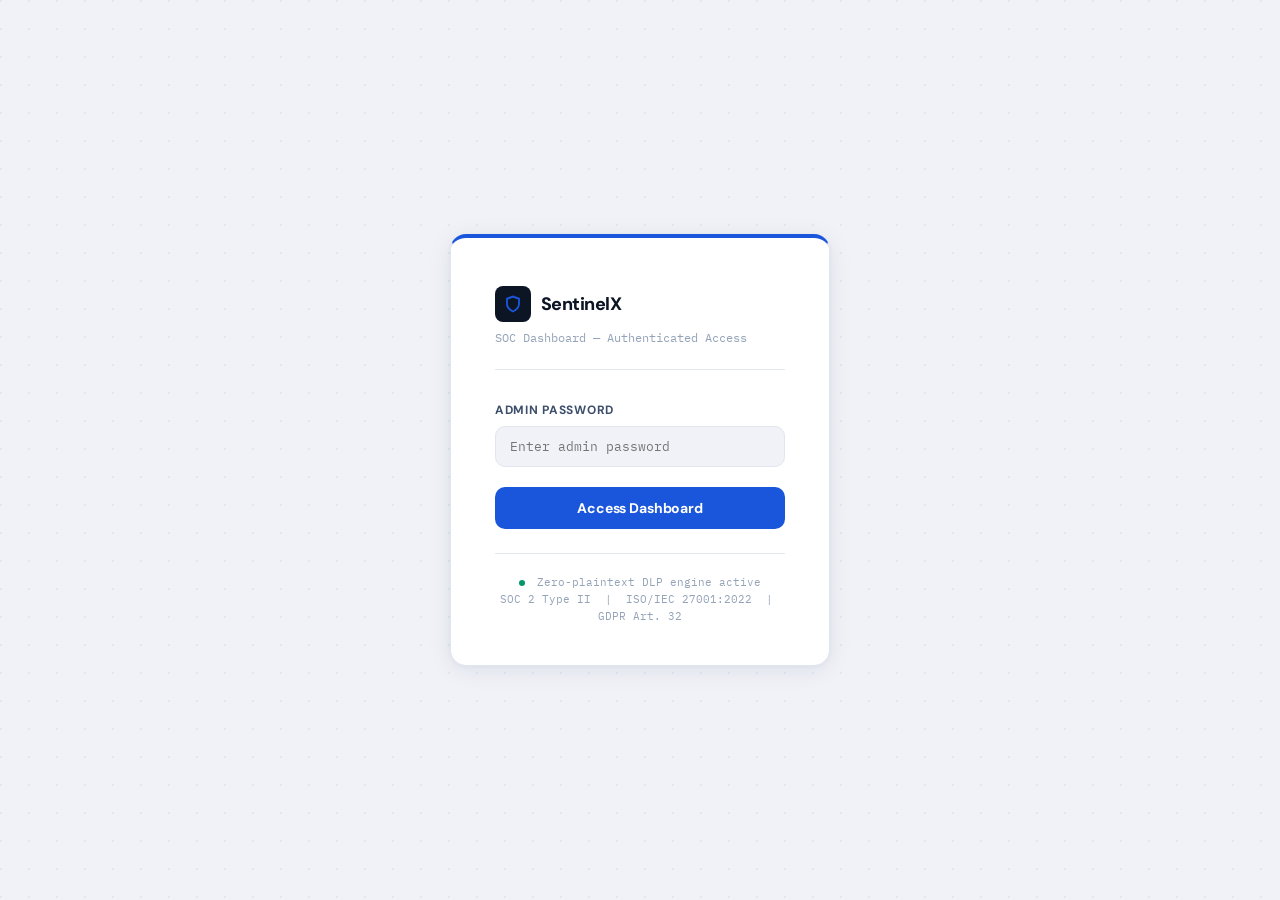
<file: dashboard/login.html>
<!DOCTYPE html>
<html lang="en">
<head>
  <meta charset="UTF-8"/>
  <meta name="viewport" content="width=device-width, initial-scale=1.0"/>
  <title>SentinelX — SOC Login</title>
  <link rel="preconnect" href="https://fonts.googleapis.com"/>
  <link href="https://fonts.googleapis.com/css2?family=DM+Sans:wght@400;600;700;800&family=IBM+Plex+Mono:wght@400;600&display=swap" rel="stylesheet"/>
  <style>
    *, *::before, *::after { box-sizing: border-box; margin: 0; padding: 0; }

    :root {
      --bg:      #F0F2F8;
      --surface: #FFFFFF;
      --navy:    #0C1523;
      --primary: #1A56DB;
      --border:  #E2E6EF;
      --text-1:  #0C1523;
      --text-2:  #3D4E6B;
      --text-3:  #94A3B8;
      --allow:   #059669;
      --block:   #DC2626;
      --radius:  10px;
    }

    body {
      font-family: 'DM Sans', sans-serif;
      background: var(--bg);
      min-height: 100vh;
      display: flex;
      align-items: center;
      justify-content: center;
      background-image: radial-gradient(circle at 1px 1px, rgba(26,86,219,0.07) 1px, transparent 0);
      background-size: 28px 28px;
    }

    .login-card {
      background: var(--surface);
      border: 1px solid var(--border);
      border-radius: 16px;
      padding: 48px 44px 40px;
      width: 380px;
      box-shadow: 0 4px 24px rgba(12,21,35,0.08), 0 1px 4px rgba(12,21,35,0.04);
      border-top: 4px solid var(--primary);
    }

    .logo-row {
      display: flex;
      align-items: center;
      gap: 10px;
      margin-bottom: 8px;
    }

    .logo-shield {
      width: 36px;
      height: 36px;
      background: var(--navy);
      border-radius: 8px;
      display: flex;
      align-items: center;
      justify-content: center;
    }

    .logo-name {
      font-size: 18px;
      font-weight: 800;
      letter-spacing: -0.03em;
      color: var(--text-1);
    }

    .login-subtitle {
      font-size: 12px;
      color: var(--text-3);
      font-family: 'IBM Plex Mono', monospace;
      margin-bottom: 32px;
      padding-bottom: 24px;
      border-bottom: 1px solid var(--border);
    }

    .field-label {
      font-size: 12px;
      font-weight: 700;
      color: var(--text-2);
      text-transform: uppercase;
      letter-spacing: 0.06em;
      margin-bottom: 8px;
      display: block;
    }

    .field-input {
      width: 100%;
      padding: 11px 14px;
      border: 1px solid var(--border);
      border-radius: var(--radius);
      background: var(--bg);
      color: var(--text-1);
      font-family: 'IBM Plex Mono', monospace;
      font-size: 13px;
      outline: none;
      transition: border-color 0.15s ease, box-shadow 0.15s ease;
      margin-bottom: 20px;
    }
    .field-input:focus {
      border-color: var(--primary);
      box-shadow: 0 0 0 3px rgba(26,86,219,0.10);
    }

    .login-btn {
      width: 100%;
      padding: 12px;
      background: var(--primary);
      color: #fff;
      border: none;
      border-radius: var(--radius);
      font-family: 'DM Sans', sans-serif;
      font-size: 14px;
      font-weight: 700;
      cursor: pointer;
      letter-spacing: -0.01em;
      transition: background 0.15s ease, transform 0.1s ease;
    }
    .login-btn:hover { background: #1447B8; }
    .login-btn:active { transform: scale(0.99); }
    .login-btn:disabled { background: var(--text-3); cursor: not-allowed; }

    .error-msg {
      margin-top: 12px;
      padding: 10px 14px;
      background: rgba(220,38,38,0.07);
      border: 1px solid rgba(220,38,38,0.20);
      border-radius: 8px;
      font-size: 12.5px;
      color: var(--block);
      font-family: 'IBM Plex Mono', monospace;
      display: none;
    }

    .zero-trust-note {
      margin-top: 24px;
      padding-top: 20px;
      border-top: 1px solid var(--border);
      font-size: 10.5px;
      color: var(--text-3);
      font-family: 'IBM Plex Mono', monospace;
      line-height: 1.6;
      text-align: center;
    }

    .status-dot {
      display: inline-block;
      width: 6px;
      height: 6px;
      background: var(--allow);
      border-radius: 50%;
      margin-right: 5px;
      animation: pulse-dot 2s infinite;
    }
    @keyframes pulse-dot {
      0%, 100% { opacity: 1; }
      50% { opacity: 0.3; }
    }
  </style>
</head>
<body>
  <div class="login-card">
    <div class="logo-row">
      <div class="logo-shield">
        <svg width="18" height="18" viewBox="0 0 24 24" fill="none" stroke="#1A56DB" stroke-width="2.5">
          <path d="M12 22s8-4 8-10V5l-8-3-8 3v7c0 6 8 10 8 10z"/>
        </svg>
      </div>
      <div class="logo-name">SentinelX</div>
    </div>
    <div class="login-subtitle">SOC Dashboard — Authenticated Access</div>

    <form id="loginForm" autocomplete="off">
      <label class="field-label" for="passwordInput">Admin Password</label>
      <input
        type="password"
        id="passwordInput"
        class="field-input"
        placeholder="Enter admin password"
        autocomplete="current-password"
        required
      />
      <button type="submit" class="login-btn" id="loginBtn">Access Dashboard</button>
      <div class="error-msg" id="errorMsg">Invalid credentials. Access denied.</div>
    </form>

    <div class="zero-trust-note">
      <span class="status-dot"></span>
      Zero-plaintext DLP engine active
      <br/>
      SOC 2 Type II &nbsp;|&nbsp; ISO/IEC 27001:2022 &nbsp;|&nbsp; GDPR Art. 32
    </div>
  </div>

  <script>
    'use strict';

    const BACKEND_URL = 'http://localhost:8000';

    // If already logged in, redirect immediately
    const existingToken = localStorage.getItem('sx_jwt');
    if (existingToken) {
      fetch(`${BACKEND_URL}/auth/verify`, {
        headers: { Authorization: `Bearer ${existingToken}` }
      })
        .then(r => { if (r.ok) window.location.href = './index.html'; })
        .catch(() => {});
    }

    document.getElementById('loginForm').addEventListener('submit', async (e) => {
      e.preventDefault();
      const btn = document.getElementById('loginBtn');
      const errEl = document.getElementById('errorMsg');
      const password = document.getElementById('passwordInput').value;

      btn.disabled = true;
      btn.textContent = 'Authenticating...';
      errEl.style.display = 'none';

      try {
        const res = await fetch(`${BACKEND_URL}/auth/login`, {
          method: 'POST',
          headers: { 'Content-Type': 'application/json' },
          body: JSON.stringify({ password }),
        });

        if (res.ok) {
          const data = await res.json();
          localStorage.setItem('sx_jwt', data.access_token);
          window.location.href = './index.html';
        } else {
          errEl.style.display = 'block';
          document.getElementById('passwordInput').value = '';
          document.getElementById('passwordInput').focus();
        }
      } catch (err) {
        errEl.textContent = 'Backend unreachable. Ensure the server is running.';
        errEl.style.display = 'block';
      } finally {
        btn.disabled = false;
        btn.textContent = 'Access Dashboard';
      }
    });
  </script>
</body>
</html>
</file>
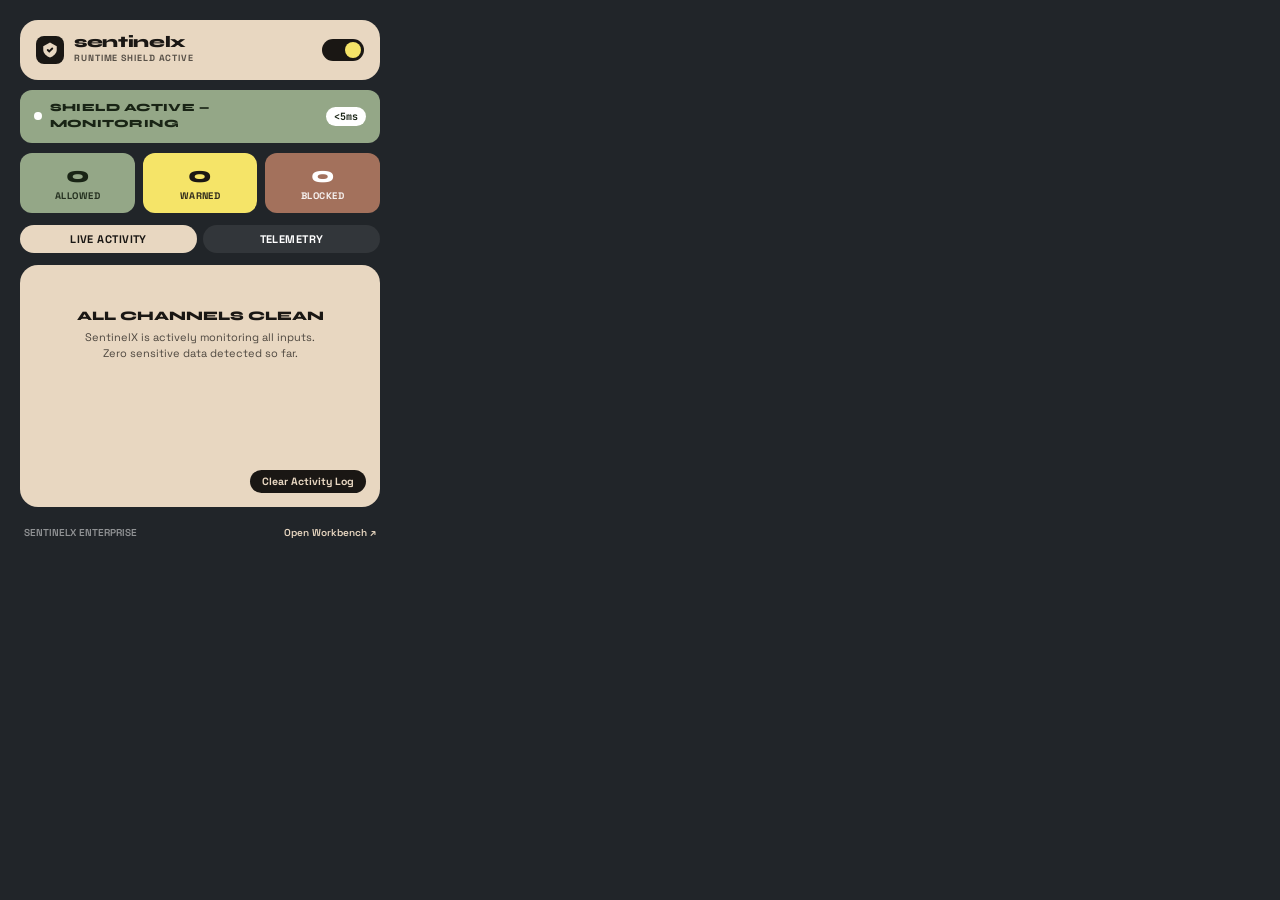
<file: extension/popup/popup.html>
<!DOCTYPE html>
<html lang="en">
<head>
  <meta charset="UTF-8">
  <meta name="viewport" content="width=device-width, initial-scale=1.0">
  <title>SentinelX</title>
  <link rel="preconnect" href="https://fonts.googleapis.com">
  <link rel="preconnect" href="https://fonts.gstatic.com" crossorigin>
  <link href="https://fonts.googleapis.com/css2?family=Syne:wght@700;800&family=Space+Grotesk:wght@500;600;700&family=Plus+Jakarta+Sans:wght@400;500;600;700;800&family=JetBrains+Mono:wght@500;600;700&display=swap" rel="stylesheet">
  <link rel="stylesheet" href="popup.css">
</head>
<body>
  <div class="popup-root">

    <!-- ── Header Bento Card ───────────────────────────────────── -->
    <header class="header-card">
      <div class="brand">
        <div class="brand-glyph">
          <svg width="18" height="18" viewBox="0 0 24 24" fill="none">
            <path d="M12 2L3 7V12C3 16.55 7.84 20.74 12 22C16.16 20.74 21 16.55 21 12V7L12 2Z" fill="#e8d7c1"/>
            <path d="M9 12L11 14L15 10" stroke="#1a1714" stroke-width="2.5" stroke-linecap="round"/>
          </svg>
        </div>
        <div>
          <div class="brand-title">sentinelx</div>
          <div class="brand-tag">Runtime Shield Active</div>
        </div>
      </div>

      <label class="toggle-switch" title="Toggle Interception Engine">
        <input type="checkbox" id="toggleEnabled" checked>
        <span class="toggle-slider"></span>
      </label>
    </header>

    <!-- ── Status Strip (Sage) ─────────────────────────────────── -->
    <div class="status-strip" id="statusBar">
      <div class="status-left">
        <div class="status-dot" id="statusDot"></div>
        <span class="status-text" id="statusText">Shield Active — Monitoring</span>
      </div>
      <span class="latency-badge">&lt;5ms</span>
    </div>

    <!-- ── Metrics Row (Sage / Yellow / Terracotta) ────────────── -->
    <div class="metrics-row">
      <div class="metric-bento metric-allow">
        <div class="metric-num" id="statAllow">0</div>
        <div class="metric-label">Allowed</div>
      </div>
      <div class="metric-bento metric-warn">
        <div class="metric-num" id="statWarn">0</div>
        <div class="metric-label">Warned</div>
      </div>
      <div class="metric-bento metric-block">
        <div class="metric-num" id="statBlock">0</div>
        <div class="metric-label">Blocked</div>
      </div>
    </div>

    <!-- ── Navigation Pill Tabs ────────────────────────────────── -->
    <div class="nav-tabs">
      <button class="tab active" data-tab="events">LIVE ACTIVITY</button>
      <button class="tab" data-tab="audit">TELEMETRY</button>
    </div>

    <!-- ── Events Panel ────────────────────────────────────────── -->
    <div class="tab-panel active" id="tab-events">
      <div class="content-card">
        <div class="events-container" id="eventsList">
          <div class="empty-state">
            <div class="empty-title">All Channels Clean</div>
            <div class="empty-desc">SentinelX is actively monitoring all inputs. Zero sensitive data detected so far.</div>
          </div>
        </div>

        <div class="action-bar">
          <button class="clear-log-btn" id="clearBtn">Clear Activity Log</button>
        </div>
      </div>
    </div>

    <!-- ── Telemetry Panel ─────────────────────────────────────── -->
    <div class="tab-panel" id="tab-audit">
      <div class="content-card">
        <div class="crypto-box">
          <div class="crypto-row">
            <span class="c-key">Processing Core</span>
            <span class="c-val">Local Browser DOM</span>
          </div>
          <div class="crypto-row">
            <span class="c-key">Plaintext to Backend</span>
            <span class="c-val" style="color: #94a787;">0 Bytes</span>
          </div>
          <div class="crypto-row">
            <span class="c-key">Payload Hash</span>
            <span class="c-val">SHA-256 MAC</span>
          </div>
          <div class="crypto-row">
            <span class="c-key">SOC Backend URL</span>
            <span class="c-val" id="auditBackendUrl">http://localhost:8000</span>
          </div>
        </div>

        <pre class="payload-preview" id="lastPayload">Awaiting first interception event...</pre>
      </div>
    </div>

    <!-- ── Footer ──────────────────────────────────────────────── -->
    <div class="footer-bar">
      <span>SENTINELX ENTERPRISE</span>
      <a href="test-harness/index.html" target="_blank" class="footer-link">Open Workbench ↗</a>
    </div>

  </div>
  <script src="popup.js"></script>
</body>
</html>
</file>
<file: landing.css>
/* ================================================================
   SentinelX Landing Page — Editorial Bento Agency Style
   Inspired by Masud Rana's Dribbble Agency Landing Page Design
   Typography: Syne (800) + Space Grotesk + Plus Jakarta Sans
   ================================================================ */

@import url('https://fonts.googleapis.com/css2?family=Syne:wght@700;800&family=Space+Grotesk:wght@500;600;700&family=Plus+Jakarta+Sans:wght@400;500;600;700;800&family=JetBrains+Mono:wght@500;600;700&display=swap');

*, *::before, *::after {
  box-sizing: border-box;
  margin: 0;
  padding: 0;
}

:root {
  /* Palette exact to Dribbble reference */
  --frame-bg: #212529;
  --sand-hero: #e8d7c1;
  --sand-dark: #1a1714;

  --sage-showcase: #94a787;
  --sage-dark: #192415;

  --dark-module: #181e25;
  --terracotta: #a3715c;
  --sage-stat: #859b79;

  --cyan-accent: #62c5da;
  --yellow-accent: #f5e468;
  --purple-accent: #6b63d6;

  --radius-card: 26px;
  --radius-inner: 16px;
  --radius-pill: 40px;
}

html {
  scroll-behavior: smooth;
}

body {
  background: var(--frame-bg);
  font-family: 'Space Grotesk', -apple-system, sans-serif;
  color: #ffffff;
  min-height: 100vh;
  display: flex;
  align-items: center;
  justify-content: center;
  padding: 30px 20px;
  -webkit-font-smoothing: antialiased;
}

/* ================================================================
   BENTO CONTAINER
   ================================================================ */

.bento-frame {
  width: 100%;
  max-width: 1440px;
  margin: 0 auto;
}

.bento-container {
  display: flex;
  flex-direction: column;
  gap: 20px;
}

.bento-card {
  border-radius: var(--radius-card);
  overflow: hidden;
  position: relative;
}

/* ================================================================
   TOP ROW: HERO CARD (LEFT 62%) + SHOWCASE CARD (RIGHT 38%)
   ================================================================ */

.bento-top-row {
  display: grid;
  grid-template-columns: 1.6fr 1fr;
  gap: 20px;
}

/* ── HERO CARD ───────────────────────────────────────────────── */

.card-hero {
  background: var(--sand-hero);
  color: var(--sand-dark);
  padding: 26px 36px 36px 36px;
  display: flex;
  flex-direction: column;
  justify-content: space-between;
  min-height: 520px;
}

/* Inner Navbar */
.hero-nav {
  display: flex;
  align-items: center;
  justify-content: space-between;
  gap: 16px;
}

.brand {
  display: flex;
  align-items: center;
  gap: 8px;
}

.brand-glyph {
  width: 24px;
  height: 24px;
}

.brand-name {
  font-family: 'Syne', sans-serif;
  font-size: 18px;
  font-weight: 800;
  letter-spacing: -0.02em;
  color: var(--sand-dark);
}

.nav-links {
  display: flex;
  align-items: center;
  gap: 24px;
}

.nav-item {
  font-family: 'Space Grotesk', sans-serif;
  font-size: 11px;
  font-weight: 700;
  letter-spacing: 0.08em;
  color: var(--sand-dark);
  text-decoration: none;
  opacity: 0.75;
  transition: opacity 0.15s ease;
}

.nav-item:hover, .nav-item.active {
  opacity: 1;
}

.nav-cta-btn {
  background: var(--sand-dark);
  color: var(--sand-hero);
  font-family: 'Space Grotesk', sans-serif;
  font-size: 11px;
  font-weight: 700;
  letter-spacing: 0.06em;
  text-decoration: none;
  padding: 8px 18px;
  border-radius: var(--radius-pill);
  transition: transform 0.15s ease;
}

.nav-cta-btn:hover {
  transform: translateY(-1px);
}

/* Hero Body */
.hero-body {
  margin-top: 36px;
  display: flex;
  flex-direction: column;
  gap: 22px;
}

.hero-title {
  font-family: 'Syne', sans-serif;
  font-size: 46px;
  font-weight: 800;
  line-height: 1.08;
  letter-spacing: -0.03em;
  color: var(--sand-dark);
  text-transform: uppercase;
  max-width: 680px;
}

.hero-actions {
  display: flex;
  align-items: center;
  gap: 14px;
}

.action-btn-primary {
  background: transparent;
  color: var(--sand-dark);
  border: 1.5px solid var(--sand-dark);
  font-family: 'Space Grotesk', sans-serif;
  font-size: 12px;
  font-weight: 700;
  letter-spacing: 0.08em;
  text-transform: uppercase;
  text-decoration: none;
  padding: 10px 22px;
  border-radius: var(--radius-pill);
  transition: all 0.15s ease;
}

.action-btn-primary:hover {
  background: var(--sand-dark);
  color: var(--sand-hero);
}

.action-btn-secondary {
  color: var(--sand-dark);
  font-family: 'Space Grotesk', sans-serif;
  font-size: 12px;
  font-weight: 700;
  letter-spacing: 0.08em;
  text-transform: uppercase;
  text-decoration: none;
  opacity: 0.8;
  padding: 10px 14px;
}

.action-btn-secondary:hover {
  opacity: 1;
}

/* Overlapping Decorative Cards (From Dribbble shot) */
.hero-visual-strip {
  display: flex;
  align-items: flex-end;
  gap: 16px;
  margin-top: 14px;
}

.floating-badge-pill {
  background: #ffffff;
  color: var(--sand-dark);
  font-family: 'JetBrains Mono', monospace;
  font-size: 10px;
  font-weight: 700;
  padding: 6px 14px;
  border-radius: var(--radius-pill);
  display: flex;
  align-items: center;
  gap: 8px;
  box-shadow: 0 4px 12px rgba(0, 0, 0, 0.06);
}

.pill-dot {
  width: 6px;
  height: 6px;
  border-radius: 50%;
  background: #10b981;
}

.mini-preview-card {
  padding: 12px 16px;
  border-radius: var(--radius-inner);
  display: flex;
  flex-direction: column;
  gap: 2px;
}

.card-yellow {
  background: var(--yellow-accent);
  color: #171513;
  width: 170px;
}

.card-cyan {
  background: var(--cyan-accent);
  color: #171513;
  width: 150px;
}

.mini-card-tag {
  font-family: 'JetBrains Mono', monospace;
  font-size: 8.5px;
  font-weight: 800;
  letter-spacing: 0.08em;
  opacity: 0.7;
}

.mini-card-title {
  font-family: 'Syne', sans-serif;
  font-size: 11px;
  font-weight: 800;
  line-height: 1.25;
}

.mini-card-val {
  font-family: 'Syne', sans-serif;
  font-size: 16px;
  font-weight: 800;
}

.mini-card-sub {
  font-size: 9px;
  font-weight: 600;
  opacity: 0.8;
}

/* ── SHOWCASE CARD WITH MAIN VIDEO ───────────────────────────── */

.card-showcase {
  background: var(--sage-showcase);
  color: var(--sage-dark);
  padding: 26px 28px;
  display: flex;
  flex-direction: column;
  justify-content: space-between;
}

.showcase-header {
  display: flex;
  flex-direction: column;
  gap: 12px;
}

.abstract-shapes {
  display: flex;
  gap: 6px;
}

.shape-arch {
  width: 32px;
  height: 32px;
  background: #ffffff;
  border-radius: 32px 32px 0 0;
}

.shape-half-circle {
  width: 32px;
  height: 16px;
  background: var(--terracotta);
  border-radius: 0 0 32px 32px;
  align-self: flex-end;
}

.showcase-title {
  font-family: 'Syne', sans-serif;
  font-size: 26px;
  font-weight: 800;
  line-height: 1.15;
  letter-spacing: -0.02em;
  text-transform: uppercase;
  color: var(--sage-dark);
}

/* Main Video Player */
.video-container {
  width: 100%;
  margin: 16px 0;
  border-radius: var(--radius-inner);
  overflow: hidden;
  box-shadow: 0 10px 30px rgba(0, 0, 0, 0.15);
  background: #000000;
}

.hero-video {
  width: 100%;
  display: block;
  max-height: 240px;
  object-fit: cover;
}

.video-caption-bar {
  background: rgba(0, 0, 0, 0.85);
  color: #ffffff;
  font-family: 'JetBrains Mono', monospace;
  font-size: 9.5px;
  font-weight: 700;
  letter-spacing: 0.08em;
  padding: 8px 12px;
  display: flex;
  align-items: center;
  gap: 8px;
}

.video-dot {
  width: 6px;
  height: 6px;
  border-radius: 50%;
  background: #ef4444;
  animation: pulse-rec 1.8s infinite;
}

@keyframes pulse-rec {
  0%, 100% { opacity: 1; }
  50% { opacity: 0.3; }
}

.showcase-features {
  display: flex;
  flex-direction: column;
  gap: 12px;
}

.feature-item {
  display: flex;
  align-items: flex-start;
  gap: 12px;
}

.feature-bullet {
  width: 12px;
  height: 12px;
  border-radius: 50%;
  margin-top: 3px;
  flex-shrink: 0;
}

.bullet-purple { background: var(--purple-accent); }
.bullet-sand   { background: var(--sand-hero); }

.feature-text {
  display: flex;
  flex-direction: column;
}

.feature-name {
  font-family: 'Syne', sans-serif;
  font-size: 12.5px;
  font-weight: 800;
  color: var(--sage-dark);
}

.feature-desc {
  font-size: 11px;
  color: var(--sage-dark);
  opacity: 0.85;
  line-height: 1.35;
}

/* ================================================================
   BOTTOM ROW: BENTO METRICS & ARCH MODULES
   ================================================================ */

.bento-bottom-row {
  display: grid;
  grid-template-columns: 1.3fr 0.8fr 1.1fr 0.8fr;
  gap: 20px;
}

/* Card 1: Dark Strategy */
.card-dark {
  background: var(--dark-module);
  color: #ffffff;
  padding: 26px 24px;
  display: flex;
  align-items: center;
}

.card-dark-body {
  display: flex;
  justify-content: space-between;
  align-items: center;
  width: 100%;
  gap: 16px;
}

.card-dark-title {
  font-family: 'Syne', sans-serif;
  font-size: 15px;
  font-weight: 800;
  line-height: 1.3;
  letter-spacing: -0.01em;
  text-transform: uppercase;
  max-width: 200px;
}

.cyan-badge-module {
  width: 54px;
  height: 54px;
  border-radius: 16px;
  background: var(--cyan-accent);
  display: flex;
  align-items: center;
  justify-content: center;
  flex-shrink: 0;
}

.cyan-badge-circle {
  width: 20px;
  height: 20px;
  border-radius: 50%;
  background: var(--yellow-accent);
}

/* Card 2: Terracotta Stat Card */
.card-terracotta {
  background: var(--terracotta);
  color: #ffffff;
  padding: 24px;
  display: flex;
  align-items: center;
  justify-content: center;
}

.stat-circle-wrap {
  display: flex;
  flex-direction: column;
  align-items: center;
  gap: 10px;
}

.stat-circle {
  width: 68px;
  height: 68px;
  border-radius: 50%;
  background: rgba(255, 255, 255, 0.18);
  border: 1.5px solid rgba(255, 255, 255, 0.35);
  display: flex;
  align-items: center;
  justify-content: center;
}

.stat-num {
  font-family: 'Syne', sans-serif;
  font-size: 18px;
  font-weight: 800;
  color: #ffffff;
}

.stat-label {
  font-family: 'Space Grotesk', sans-serif;
  font-size: 11.5px;
  font-weight: 700;
  letter-spacing: 0.04em;
  text-align: center;
}

/* Card 3: Arch Photo Media */
.card-arch-media {
  background: var(--frame-bg);
  display: flex;
  gap: 14px;
  align-items: center;
  justify-content: center;
  padding: 10px;
}

.arch-frame {
  width: 90px;
  height: 120px;
  border-radius: 90px 90px 0 0;
  overflow: hidden;
  position: relative;
}

.arch-img {
  width: 100%;
  height: 100%;
  object-fit: cover;
}

.arch-reverse {
  border-radius: 0 0 90px 90px;
}

.arch-solid {
  width: 100%;
  height: 100%;
  background: #ffffff;
}

/* Card 4: Sage Stat Card */
.card-sage {
  background: var(--sage-stat);
  color: #ffffff;
  padding: 24px;
  display: flex;
  align-items: center;
  justify-content: center;
}

.circle-white {
  background: rgba(255, 255, 255, 0.2);
  border-color: rgba(255, 255, 255, 0.4);
}

/* ================================================================
   RESPONSIVE
   ================================================================ */

@media (max-width: 1100px) {
  .bento-top-row {
    grid-template-columns: 1fr;
  }
  .bento-bottom-row {
    grid-template-columns: repeat(2, 1fr);
  }
  .hero-title {
    font-size: 34px;
  }
}

@media (max-width: 640px) {
  .bento-bottom-row {
    grid-template-columns: 1fr;
  }
  .nav-links {
    display: none;
  }
}
</file>
<file: test-harness/harness.css>
/* ================================================================
   SentinelX Test Harness — Editorial Bento Agency Theme
   Inspired by Masud Rana's Dribbble Agency Landing Page Design
   Typography: Syne (800) + Space Grotesk + Plus Jakarta Sans + JetBrains Mono
   ================================================================ */

@import url('https://fonts.googleapis.com/css2?family=Syne:wght@700;800&family=Space+Grotesk:wght@500;600;700&family=Plus+Jakarta+Sans:wght@400;500;600;700;800&family=JetBrains+Mono:wght@500;600;700&display=swap');

*, *::before, *::after {
  box-sizing: border-box;
  margin: 0;
  padding: 0;
}

:root {
  /* Palette exact to Dribbble reference */
  --frame-bg: #212529;
  --sand-hero: #e8d7c1;
  --sand-dark: #1a1714;
  --sand-subtle: #f2e6d6;

  --sage-showcase: #94a787;
  --sage-dark: #192415;

  --dark-module: #181e25;
  --terracotta: #a3715c;
  --sage-stat: #859b79;

  --cyan-accent: #62c5da;
  --yellow-accent: #f5e468;
  --purple-accent: #6b63d6;

  --radius-card: 24px;
  --radius-inner: 14px;
  --radius-pill: 40px;
}

html {
  scroll-behavior: smooth;
}

body {
  background: var(--frame-bg);
  color: var(--sand-dark);
  font-family: 'Space Grotesk', system-ui, -apple-system, sans-serif;
  font-size: 13.5px;
  line-height: 1.55;
  -webkit-font-smoothing: antialiased;
  min-height: 100vh;
  position: relative;
  overflow-x: hidden;
  padding: 24px 20px;
}

::-webkit-scrollbar { width: 6px; height: 6px; }
::-webkit-scrollbar-track { background: var(--frame-bg); }
::-webkit-scrollbar-thumb { background: rgba(255, 255, 255, 0.2); border-radius: 4px; }

/* ================================================================
   SITE HEADER (WARM SAND BENTO NAVBAR)
   ================================================================ */

.site-header {
  max-width: 1560px;
  margin: 0 auto 20px auto;
  background: var(--sand-hero);
  border-radius: var(--radius-card);
  padding: 16px 28px;
}

.header-inner {
  display: flex;
  align-items: center;
  justify-content: space-between;
  gap: 24px;
}

.logo {
  display: flex;
  align-items: center;
  gap: 12px;
  text-decoration: none;
}

.logo-badge {
  width: 34px;
  height: 34px;
  background: var(--sand-dark);
  color: var(--sand-hero);
  border-radius: 10px;
  display: flex;
  align-items: center;
  justify-content: center;
  font-family: 'Syne', sans-serif;
  font-size: 14px;
  font-weight: 800;
}

.logo-name {
  font-family: 'Syne', sans-serif;
  font-size: 18px;
  font-weight: 800;
  color: var(--sand-dark);
  letter-spacing: -0.02em;
}

.logo-sub {
  font-family: 'Space Grotesk', sans-serif;
  font-size: 9.5px;
  font-weight: 700;
  letter-spacing: 0.1em;
  color: var(--sand-dark);
  opacity: 0.7;
  text-transform: uppercase;
}

/* Protected Services Ticker */
.ticker-bar {
  flex: 1;
  max-width: 600px;
  overflow: hidden;
  position: relative;
  mask-image: linear-gradient(to right, transparent, black 10%, black 90%, transparent);
  -webkit-mask-image: linear-gradient(to right, transparent, black 10%, black 90%, transparent);
}

.ticker-track {
  display: flex;
  gap: 28px;
  white-space: nowrap;
  animation: ticker-slide 28s linear infinite;
}

@keyframes ticker-slide {
  0% { transform: translateX(0); }
  100% { transform: translateX(-50%); }
}

.ticker-item {
  font-family: 'JetBrains Mono', monospace;
  font-size: 11px;
  color: var(--sand-dark);
  display: flex;
  align-items: center;
  gap: 8px;
}

.ticker-item span {
  font-weight: 700;
}

.ticker-bullet {
  width: 6px;
  height: 6px;
  border-radius: 50%;
  background: var(--terracotta);
}

.header-right {
  display: flex;
  align-items: center;
  gap: 12px;
}

.status-chip {
  display: inline-flex;
  align-items: center;
  gap: 8px;
  padding: 6px 14px;
  border-radius: var(--radius-pill);
  font-family: 'Space Grotesk', sans-serif;
  font-size: 11px;
  font-weight: 700;
  background: #ffffff;
  color: var(--sand-dark);
  box-shadow: 0 2px 6px rgba(0, 0, 0, 0.04);
}

.status-dot {
  width: 7px;
  height: 7px;
  border-radius: 50%;
  background: #10b981;
}

.dashboard-link-btn {
  display: inline-flex;
  align-items: center;
  gap: 6px;
  padding: 8px 18px;
  background: var(--sand-dark);
  border-radius: var(--radius-pill);
  color: var(--sand-hero);
  font-family: 'Space Grotesk', sans-serif;
  font-size: 11.5px;
  font-weight: 700;
  letter-spacing: 0.04em;
  text-decoration: none;
  transition: transform 0.15s ease;
}

.dashboard-link-btn:hover {
  transform: translateY(-1px);
}

/* ================================================================
   STUDIO CONTROL BAR
   ================================================================ */

.studio-bar {
  max-width: 1560px;
  margin: 0 auto 20px auto;
  background: var(--sand-hero);
  border-radius: var(--radius-card);
  padding: 24px 28px;
}

.studio-header {
  display: flex;
  justify-content: space-between;
  align-items: flex-end;
  gap: 24px;
  padding-bottom: 20px;
  border-bottom: 1.5px solid rgba(26, 23, 20, 0.15);
}

.studio-tag {
  font-family: 'JetBrains Mono', monospace;
  font-size: 10px;
  font-weight: 800;
  color: var(--terracotta);
  letter-spacing: 0.1em;
  margin-bottom: 4px;
}

.studio-title {
  font-family: 'Syne', sans-serif;
  font-size: 32px;
  font-weight: 800;
  color: var(--sand-dark);
  letter-spacing: -0.03em;
  line-height: 1.15;
  text-transform: uppercase;
}

.studio-desc {
  font-size: 13.5px;
  color: var(--sand-dark);
  opacity: 0.85;
  margin-top: 6px;
}

.studio-meta-strip {
  display: flex;
  gap: 12px;
  flex-shrink: 0;
}

.meta-pill {
  background: #ffffff;
  border-radius: var(--radius-inner);
  padding: 10px 16px;
  text-align: right;
  box-shadow: 0 4px 10px rgba(0, 0, 0, 0.04);
}

.meta-pill-label {
  font-family: 'JetBrains Mono', monospace;
  font-size: 9px;
  color: #777777;
  text-transform: uppercase;
  font-weight: 800;
  letter-spacing: 0.05em;
}

.meta-pill-value {
  font-family: 'Syne', sans-serif;
  font-size: 15px;
  font-weight: 800;
  color: var(--sand-dark);
}

.meta-pill-value.blue { color: var(--cyan-accent); }
.meta-pill-value.yellow { color: var(--terracotta); }

/* Category Filter Tabs */
.scenario-filters {
  display: flex;
  gap: 8px;
  margin-top: 18px;
  overflow-x: auto;
}

.filter-btn {
  background: #ffffff;
  border: 1px solid rgba(26, 23, 20, 0.1);
  color: var(--sand-dark);
  padding: 8px 18px;
  border-radius: var(--radius-pill);
  font-family: 'Space Grotesk', sans-serif;
  font-size: 11.5px;
  font-weight: 700;
  cursor: pointer;
  transition: all 0.15s ease;
  white-space: nowrap;
}

.filter-btn:hover {
  background: var(--sand-subtle);
}

.filter-btn.active {
  background: var(--sand-dark);
  color: var(--sand-hero);
}

/* ================================================================
   MAIN WORKBENCH LAYOUT
   ================================================================ */

.main-layout {
  max-width: 1560px;
  margin: 0 auto;
  display: grid;
  grid-template-columns: 380px 1fr;
  gap: 20px;
  align-items: start;
}

/* ── LEFT PANEL: SCENARIOS (WARM SAND BENTO CARD) ─────────────── */

.scenarios-panel {
  background: var(--sand-hero);
  border-radius: var(--radius-card);
  padding: 22px;
  display: flex;
  flex-direction: column;
  gap: 16px;
  position: sticky;
  top: 20px;
  max-height: calc(100vh - 40px);
  overflow-y: auto;
}

.panel-header {
  padding-bottom: 12px;
  border-bottom: 1.5px solid rgba(26, 23, 20, 0.12);
}

.panel-title {
  font-family: 'Syne', sans-serif;
  font-size: 16px;
  font-weight: 800;
  color: var(--sand-dark);
  text-transform: uppercase;
}

.panel-sub {
  font-size: 11px;
  color: var(--sand-dark);
  opacity: 0.75;
  margin-top: 2px;
}

.scenario-group {
  display: flex;
  flex-direction: column;
  gap: 8px;
}

.group-label {
  font-family: 'JetBrains Mono', monospace;
  font-size: 9.5px;
  font-weight: 800;
  letter-spacing: 0.08em;
  color: var(--sand-dark);
  text-transform: uppercase;
  padding-left: 2px;
}

.scenario-card {
  background: #ffffff;
  border-radius: var(--radius-inner);
  padding: 12px 14px;
  display: flex;
  flex-direction: column;
  gap: 8px;
  box-shadow: 0 4px 12px rgba(0, 0, 0, 0.04);
}

.scenario-top {
  display: flex;
  justify-content: space-between;
  align-items: flex-start;
  gap: 8px;
}

.scenario-name {
  font-family: 'Syne', sans-serif;
  font-size: 12.5px;
  font-weight: 800;
  color: var(--sand-dark);
}

.scenario-badge {
  font-family: 'JetBrains Mono', monospace;
  font-size: 9.5px;
  font-weight: 800;
  padding: 3px 8px;
  border-radius: var(--radius-pill);
  flex-shrink: 0;
  text-transform: uppercase;
}

.badge-allow {
  background: var(--sage-card);
  color: var(--sage-dark);
}

.badge-warn {
  background: var(--yellow-accent);
  color: #1a1714;
}

.badge-block {
  background: var(--terracotta);
  color: #ffffff;
}

.scenario-desc {
  font-size: 11px;
  color: #555555;
  line-height: 1.4;
}

.scenario-actions {
  display: flex;
  gap: 6px;
  margin-top: 4px;
}

.btn-action-copy {
  flex: 1;
  background: var(--sand-subtle);
  border: none;
  color: var(--sand-dark);
  border-radius: var(--radius-pill);
  font-family: 'Space Grotesk', sans-serif;
  font-size: 11px;
  font-weight: 700;
  padding: 6px 12px;
  cursor: pointer;
  transition: all 0.15s ease;
  text-align: center;
}

.btn-action-copy:hover {
  background: #e4d3bf;
}

.btn-action-inject {
  flex: 1.3;
  background: var(--sand-dark);
  border: none;
  color: var(--sand-hero);
  border-radius: var(--radius-pill);
  font-family: 'Space Grotesk', sans-serif;
  font-size: 11px;
  font-weight: 700;
  padding: 6px 12px;
  cursor: pointer;
  transition: all 0.15s ease;
  text-align: center;
}

.btn-action-inject:hover {
  opacity: 0.9;
  transform: translateY(-1px);
}

/* Benchmark Card */
.benchmark-card {
  background: var(--sage-showcase);
  color: var(--sage-dark);
  border-radius: var(--radius-inner);
  padding: 16px;
  display: flex;
  flex-direction: column;
  gap: 10px;
}

.benchmark-title {
  font-family: 'Syne', sans-serif;
  font-size: 13.5px;
  font-weight: 800;
  text-transform: uppercase;
}

.benchmark-sub {
  font-size: 11px;
  opacity: 0.85;
}

.run-benchmark-btn {
  width: 100%;
  background: var(--sand-dark);
  border: none;
  border-radius: var(--radius-pill);
  color: var(--sand-hero);
  font-family: 'Space Grotesk', sans-serif;
  font-size: 11.5px;
  font-weight: 700;
  padding: 9px 14px;
  cursor: pointer;
  display: flex;
  align-items: center;
  justify-content: center;
  gap: 8px;
  transition: opacity 0.15s ease;
}

.run-benchmark-btn:hover {
  opacity: 0.9;
}

.benchmark-results {
  font-family: 'JetBrains Mono', monospace;
  font-size: 11px;
  display: flex;
  flex-direction: column;
  gap: 6px;
}

/* ── RIGHT PANEL: SIMULATED ENVIRONMENTS ─────────────────────── */

.environments {
  display: flex;
  flex-direction: column;
  gap: 20px;
}

.env-card {
  background: var(--sand-hero);
  border-radius: var(--radius-card);
  overflow: hidden;
  box-shadow: 0 8px 24px rgba(0, 0, 0, 0.08);
}

.env-header {
  display: flex;
  align-items: center;
  justify-content: space-between;
  padding: 16px 24px;
  background: rgba(255, 255, 255, 0.6);
  border-bottom: 1.5px solid rgba(26, 23, 20, 0.08);
}

.env-header-left {
  display: flex;
  align-items: center;
  gap: 12px;
}

.env-tag-badge {
  font-family: 'JetBrains Mono', monospace;
  font-size: 9.5px;
  font-weight: 800;
  padding: 4px 10px;
  border-radius: var(--radius-pill);
  background: var(--sand-dark);
  color: var(--sand-hero);
}

.env-name {
  font-family: 'Syne', sans-serif;
  font-size: 14px;
  font-weight: 800;
  color: var(--sand-dark);
  text-transform: uppercase;
}

.env-url {
  font-family: 'JetBrains Mono', monospace;
  font-size: 11px;
  color: var(--terracotta);
  font-weight: 600;
}

.env-dest-pill {
  font-family: 'Space Grotesk', sans-serif;
  font-size: 10px;
  font-weight: 700;
  letter-spacing: 0.05em;
  padding: 4px 12px;
  border-radius: var(--radius-pill);
}

.dest-external { background: var(--terracotta); color: #ffffff; }
.dest-medium   { background: var(--sage-card); color: var(--sage-dark); }
.dest-unknown  { background: var(--yellow-accent); color: #1a1714; }

/* Chat environment */
.chat-messages {
  padding: 20px 24px;
  display: flex;
  flex-direction: column;
  gap: 12px;
  max-height: 220px;
  overflow-y: auto;
  background: var(--sand-hero);
}

.chat-msg {
  display: flex;
  gap: 12px;
  max-width: 85%;
}

.chat-msg.ai-msg { align-self: flex-start; }
.chat-msg.user-msg { align-self: flex-end; flex-direction: row-reverse; }

.chat-avatar {
  width: 30px;
  height: 30px;
  border-radius: 8px;
  background: var(--sand-dark);
  color: var(--yellow-accent);
  font-family: 'Syne', sans-serif;
  font-size: 11px;
  font-weight: 800;
  display: flex;
  align-items: center;
  justify-content: center;
  flex-shrink: 0;
}

.chat-bubble {
  background: #ffffff;
  padding: 12px 16px;
  border-radius: 14px;
  font-size: 13px;
  line-height: 1.5;
  color: var(--sand-dark);
  box-shadow: 0 4px 12px rgba(0, 0, 0, 0.03);
}

.chat-msg.user-msg .chat-bubble {
  background: var(--sage-card);
  color: var(--sage-dark);
}

.chat-input-bar {
  padding: 14px 24px;
  background: rgba(255, 255, 255, 0.7);
  border-top: 1.5px solid rgba(26, 23, 20, 0.08);
  display: flex;
  align-items: center;
  gap: 12px;
}

.chat-input {
  flex: 1;
  min-height: 40px;
  max-height: 120px;
  overflow-y: auto;
  background: #ffffff;
  border: 1px solid rgba(26, 23, 20, 0.15);
  border-radius: var(--radius-inner);
  padding: 10px 14px;
  color: var(--sand-dark);
  font-family: inherit;
  font-size: 13px;
  outline: none;
}

.chat-input:empty::before {
  content: attr(data-placeholder);
  color: #888888;
}

.chat-send-btn {
  background: var(--sand-dark);
  color: var(--sand-hero);
  border: none;
  border-radius: var(--radius-inner);
  width: 40px;
  height: 40px;
  display: flex;
  align-items: center;
  justify-content: center;
  cursor: pointer;
  transition: transform 0.15s ease;
}

.chat-send-btn:hover {
  transform: scale(1.04);
}

/* Code Editor */
.code-editor-wrap {
  padding: 0;
  background: var(--dark-module);
}

.code-editor {
  width: 100%;
  min-height: 140px;
  background: var(--dark-module);
  border: none;
  padding: 16px 24px;
  color: #ffffff;
  font-family: 'JetBrains Mono', monospace;
  font-size: 12.5px;
  line-height: 1.6;
  resize: vertical;
  outline: none;
}

.code-editor::placeholder {
  color: #777777;
}

/* Support form */
.saas-form {
  padding: 20px 24px;
  display: flex;
  flex-direction: column;
  gap: 14px;
  background: var(--sand-hero);
}

.form-group {
  display: flex;
  flex-direction: column;
  gap: 6px;
}

.form-label {
  font-family: 'Syne', sans-serif;
  font-size: 11.5px;
  font-weight: 800;
  color: var(--sand-dark);
  text-transform: uppercase;
}

.form-input, .form-textarea {
  background: #ffffff;
  border: 1px solid rgba(26, 23, 20, 0.15);
  border-radius: var(--radius-inner);
  padding: 10px 14px;
  color: var(--sand-dark);
  font-family: inherit;
  font-size: 13px;
  outline: none;
}

.form-textarea {
  resize: vertical;
  font-family: 'JetBrains Mono', monospace;
  font-size: 12px;
}

.form-submit-btn {
  align-self: flex-start;
  background: var(--sand-dark);
  border: none;
  border-radius: var(--radius-pill);
  color: var(--sand-hero);
  font-family: 'Space Grotesk', sans-serif;
  font-size: 11.5px;
  font-weight: 700;
  padding: 9px 20px;
  cursor: pointer;
  transition: transform 0.15s ease;
}

.form-submit-btn:hover {
  transform: translateY(-1px);
}

/* ── LIVE TELEMETRY CONSOLE ──────────────────────────────────── */

.analysis-panel {
  background: var(--dark-module);
  color: #ffffff;
  border-radius: var(--radius-card);
  overflow: hidden;
  box-shadow: 0 8px 24px rgba(0, 0, 0, 0.1);
}

.analysis-header {
  display: flex;
  align-items: center;
  justify-content: space-between;
  padding: 16px 24px;
  background: rgba(255, 255, 255, 0.04);
  border-bottom: 1px solid rgba(255, 255, 255, 0.08);
}

.analysis-title-group {
  display: flex;
  align-items: center;
  gap: 10px;
}

.analysis-dot {
  width: 8px;
  height: 8px;
  border-radius: 50%;
  background: var(--cyan-accent);
}

.analysis-title {
  font-family: 'Syne', sans-serif;
  font-size: 14px;
  font-weight: 800;
  color: #ffffff;
  text-transform: uppercase;
}

.analysis-sub {
  font-family: 'JetBrains Mono', monospace;
  font-size: 10.5px;
  color: var(--cyan-accent);
}

.analysis-body {
  padding: 20px 24px;
  min-height: 100px;
}

.analysis-placeholder {
  font-family: 'JetBrains Mono', monospace;
  font-size: 12px;
  color: #777777;
}

.analysis-meta {
  display: flex;
  gap: 20px;
  font-family: 'JetBrains Mono', monospace;
  font-size: 11px;
  color: #aaaaaa;
  padding-bottom: 12px;
  border-bottom: 1px solid rgba(255, 255, 255, 0.08);
  margin-bottom: 14px;
}

.analysis-findings {
  display: flex;
  flex-wrap: wrap;
  gap: 8px;
  margin-bottom: 14px;
}

.analysis-finding {
  display: inline-flex;
  align-items: center;
  gap: 8px;
  background: rgba(255, 255, 255, 0.06);
  padding: 5px 12px;
  border-radius: var(--radius-pill);
  font-size: 11.5px;
}

.finding-dot {
  width: 6px;
  height: 6px;
  border-radius: 50%;
  background: var(--yellow-accent);
}

.finding-name {
  color: #ffffff;
  font-weight: 600;
}

.finding-tag {
  font-family: 'JetBrains Mono', monospace;
  font-size: 9.5px;
  font-weight: 800;
  background: var(--terracotta);
  color: #ffffff;
  padding: 1px 6px;
  border-radius: 4px;
}

.analysis-risk-bar {
  display: flex;
  align-items: center;
  gap: 14px;
  margin-top: 10px;
}

.analysis-risk-label {
  font-family: 'Syne', sans-serif;
  font-size: 11.5px;
  font-weight: 800;
  color: #ffffff;
  text-transform: uppercase;
}

.analysis-risk-track {
  flex: 1;
  height: 10px;
  background: rgba(255, 255, 255, 0.1);
  border-radius: 6px;
  overflow: hidden;
}

.analysis-risk-fill {
  height: 100%;
  background: var(--terracotta);
  border-radius: 6px;
  transition: width 0.3s ease;
}

.analysis-risk-num {
  font-family: 'JetBrains Mono', monospace;
  font-size: 13px;
  font-weight: 800;
  color: var(--yellow-accent);
}

.analysis-safe {
  font-family: 'JetBrains Mono', monospace;
  font-size: 12px;
  color: var(--sage-card);
}

/* Toast */
.copy-toast {
  position: fixed;
  bottom: 24px;
  right: 24px;
  background: var(--sand-dark);
  color: var(--sand-hero);
  padding: 10px 20px;
  border-radius: var(--radius-pill);
  font-family: 'Space Grotesk', sans-serif;
  font-size: 12px;
  font-weight: 700;
  box-shadow: 0 10px 30px rgba(0, 0, 0, 0.25);
  transform: translateY(100px);
  opacity: 0;
  transition: all 0.25s cubic-bezier(0.16, 1, 0.3, 1);
  z-index: 999;
}

.copy-toast.visible {
  transform: translateY(0);
  opacity: 1;
}

.toast-success {
  background: var(--sand-dark);
  color: var(--yellow-accent);
}

/* Responsive */
@media (max-width: 1100px) {
  .main-layout {
    grid-template-columns: 1fr;
  }
  .scenarios-panel {
    position: static;
    max-height: none;
  }
  .ticker-bar {
    display: none;
  }
}
</file>
<file: extension/popup/popup.css>
/* ================================================================
   SentinelX Extension Popup — Editorial Bento Agency Theme
   Inspired by Masud Rana's Dribbble Agency Design
   Typography: Syne (800) + Space Grotesk + JetBrains Mono
   ================================================================ */

@import url('https://fonts.googleapis.com/css2?family=Syne:wght@700;800&family=Space+Grotesk:wght@500;600;700&family=Plus+Jakarta+Sans:wght@400;500;600;700;800&family=JetBrains+Mono:wght@500;600;700&display=swap');

*, *::before, *::after {
  box-sizing: border-box;
  margin: 0;
  padding: 0;
}

:root {
  --bg-frame: #212529;
  --sand-card: #e8d7c1;
  --sand-dark: #1a1714;
  --sand-subtle: #f2e6d6;

  --sage-card: #94a787;
  --sage-dark: #192415;

  --terracotta: #a3715c;
  --dark-module: #181e25;

  --cyan-pill: #62c5da;
  --yellow-pill: #f5e468;

  --radius: 18px;
  --radius-sm: 12px;
  --radius-pill: 40px;
}

html, body {
  width: 380px;
  min-height: 540px;
  background: var(--bg-frame);
  color: var(--sand-dark);
  font-family: 'Space Grotesk', system-ui, sans-serif;
  font-size: 13px;
  line-height: 1.5;
  -webkit-font-smoothing: antialiased;
  overflow-x: hidden;
  user-select: none;
  padding: 10px;
}

::-webkit-scrollbar { width: 4px; }
::-webkit-scrollbar-track { background: transparent; }
::-webkit-scrollbar-thumb { background: rgba(0, 0, 0, 0.2); border-radius: 4px; }

.popup-root {
  display: flex;
  flex-direction: column;
  gap: 10px;
  min-height: 520px;
}

/* ================================================================
   HEADER (WARM SAND BENTO CARD)
   ================================================================ */

.header-card {
  background: var(--sand-card);
  border-radius: var(--radius);
  padding: 14px 16px;
  display: flex;
  align-items: center;
  justify-content: space-between;
}

.brand {
  display: flex;
  align-items: center;
  gap: 10px;
}

.brand-glyph {
  width: 28px;
  height: 28px;
  background: var(--sand-dark);
  border-radius: 8px;
  display: flex;
  align-items: center;
  justify-content: center;
}

.brand-title {
  font-family: 'Syne', sans-serif;
  font-size: 16px;
  font-weight: 800;
  color: var(--sand-dark);
  letter-spacing: -0.02em;
  line-height: 1;
}

.brand-tag {
  font-family: 'Space Grotesk', sans-serif;
  font-size: 9px;
  font-weight: 700;
  letter-spacing: 0.1em;
  color: var(--sand-dark);
  opacity: 0.7;
  text-transform: uppercase;
  margin-top: 2px;
}

/* Toggle */
.toggle-switch {
  position: relative;
  width: 42px;
  height: 22px;
  cursor: pointer;
}

.toggle-switch input {
  opacity: 0;
  width: 0;
  height: 0;
}

.toggle-slider {
  position: absolute;
  inset: 0;
  background: rgba(26, 23, 20, 0.2);
  border-radius: 20px;
  transition: all 0.2s ease;
}

.toggle-slider::before {
  content: "";
  position: absolute;
  height: 16px;
  width: 16px;
  left: 3px;
  bottom: 3px;
  background: var(--sand-dark);
  border-radius: 50%;
  transition: all 0.2s ease;
}

.toggle-switch input:checked + .toggle-slider {
  background: var(--sand-dark);
}

.toggle-switch input:checked + .toggle-slider::before {
  transform: translateX(20px);
  background: var(--yellow-pill);
}

/* ================================================================
   STATUS STRIP (SAGE GREEN CARD)
   ================================================================ */

.status-strip {
  background: var(--sage-card);
  color: var(--sage-dark);
  border-radius: var(--radius-sm);
  padding: 10px 14px;
  display: flex;
  align-items: center;
  justify-content: space-between;
}

.status-left {
  display: flex;
  align-items: center;
  gap: 8px;
}

.status-dot {
  width: 8px;
  height: 8px;
  border-radius: 50%;
  background: #ffffff;
}

.status-text {
  font-family: 'Syne', sans-serif;
  font-size: 11px;
  font-weight: 800;
  letter-spacing: 0.04em;
  text-transform: uppercase;
}

.latency-badge {
  font-family: 'JetBrains Mono', monospace;
  font-size: 10px;
  font-weight: 700;
  background: #ffffff;
  color: var(--sage-dark);
  padding: 2px 8px;
  border-radius: var(--radius-pill);
}

/* ================================================================
   METRICS ROW (3-CARD BENTO)
   ================================================================ */

.metrics-row {
  display: grid;
  grid-template-columns: repeat(3, 1fr);
  gap: 8px;
}

.metric-bento {
  border-radius: var(--radius-sm);
  padding: 10px;
  text-align: center;
  display: flex;
  flex-direction: column;
  gap: 2px;
}

.metric-allow {
  background: var(--sage-card);
  color: var(--sage-dark);
}

.metric-warn {
  background: var(--yellow-pill);
  color: #1a1714;
}

.metric-block {
  background: var(--terracotta);
  color: #ffffff;
}

.metric-num {
  font-family: 'Syne', sans-serif;
  font-size: 22px;
  font-weight: 800;
  line-height: 1.1;
}

.metric-label {
  font-family: 'Space Grotesk', sans-serif;
  font-size: 9.5px;
  font-weight: 700;
  text-transform: uppercase;
  letter-spacing: 0.05em;
  opacity: 0.9;
}

/* ================================================================
   NAVIGATION PILL TABS
   ================================================================ */

.nav-tabs {
  display: flex;
  gap: 6px;
  padding: 2px 0;
}

.tab {
  flex: 1;
  background: rgba(255, 255, 255, 0.08);
  border: none;
  border-radius: var(--radius-pill);
  color: #ffffff;
  font-family: 'Space Grotesk', sans-serif;
  font-size: 11px;
  font-weight: 700;
  letter-spacing: 0.04em;
  padding: 7px 12px;
  cursor: pointer;
  transition: all 0.15s ease;
  text-align: center;
}

.tab:hover {
  background: rgba(255, 255, 255, 0.15);
}

.tab.active {
  background: var(--sand-card);
  color: var(--sand-dark);
}

/* ================================================================
   TAB PANELS & CONTENT
   ================================================================ */

.tab-panel {
  display: none;
  flex: 1;
  flex-direction: column;
}

.tab-panel.active {
  display: flex;
}

/* Events container */
.content-card {
  background: var(--sand-card);
  border-radius: var(--radius);
  padding: 14px;
  flex: 1;
  display: flex;
  flex-direction: column;
  gap: 8px;
}

.events-container {
  flex: 1;
  max-height: 220px;
  overflow-y: auto;
  display: flex;
  flex-direction: column;
  gap: 8px;
}

.empty-state {
  display: flex;
  flex-direction: column;
  align-items: center;
  justify-content: center;
  text-align: center;
  padding: 28px 12px;
}

.empty-title {
  font-family: 'Syne', sans-serif;
  font-size: 13px;
  font-weight: 800;
  color: var(--sand-dark);
  text-transform: uppercase;
  margin-bottom: 4px;
}

.empty-desc {
  font-size: 11px;
  color: var(--sand-dark);
  opacity: 0.75;
  line-height: 1.4;
  max-width: 250px;
}

/* Event Items */
.event-item {
  background: #ffffff;
  border-radius: 10px;
  padding: 8px 10px;
  display: flex;
  align-items: center;
  gap: 10px;
}

.event-indicator {
  width: 5px;
  height: 28px;
  border-radius: 3px;
  flex-shrink: 0;
}

.event-indicator.ALLOW { background: var(--sage-card); }
.event-indicator.WARN  { background: var(--yellow-pill); }
.event-indicator.BLOCK { background: var(--terracotta); }

.event-body {
  flex: 1;
  min-width: 0;
}

.event-destination {
  font-family: 'Syne', sans-serif;
  font-size: 11.5px;
  font-weight: 700;
  color: var(--sand-dark);
  white-space: nowrap;
  overflow: hidden;
  text-overflow: ellipsis;
}

.event-tags {
  font-family: 'JetBrains Mono', monospace;
  font-size: 9.5px;
  color: #666666;
}

.event-meta {
  text-align: right;
  flex-shrink: 0;
}

.event-score {
  font-family: 'JetBrains Mono', monospace;
  font-size: 11px;
  font-weight: 800;
}

.event-score.ALLOW { color: #1e3a1e; }
.event-score.WARN  { color: #854d0e; }
.event-score.BLOCK { color: var(--terracotta); }

.event-time {
  font-size: 9px;
  color: #777777;
}

.action-bar {
  display: flex;
  justify-content: flex-end;
  margin-top: 4px;
}

.clear-log-btn {
  background: var(--sand-dark);
  color: var(--sand-card);
  border: none;
  font-family: 'Space Grotesk', sans-serif;
  font-size: 10.5px;
  font-weight: 700;
  padding: 5px 12px;
  border-radius: var(--radius-pill);
  cursor: pointer;
  transition: opacity 0.15s ease;
}

.clear-log-btn:hover {
  opacity: 0.88;
}

/* Telemetry Card */
.crypto-box {
  background: #ffffff;
  border-radius: 12px;
  padding: 12px;
  display: flex;
  flex-direction: column;
  gap: 8px;
}

.crypto-row {
  display: flex;
  justify-content: space-between;
  align-items: center;
  font-size: 11px;
  border-bottom: 1px solid rgba(0, 0, 0, 0.06);
  padding-bottom: 6px;
}

.crypto-row:last-child {
  border-bottom: none;
  padding-bottom: 0;
}

.c-key {
  color: #666666;
  font-weight: 600;
}

.c-val {
  font-family: 'JetBrains Mono', monospace;
  font-weight: 700;
  color: var(--sand-dark);
}

.payload-preview {
  background: var(--sand-dark);
  color: var(--sand-hero);
  font-family: 'JetBrains Mono', monospace;
  font-size: 9.5px;
  padding: 8px 10px;
  border-radius: 8px;
  max-height: 100px;
  overflow-y: auto;
  white-space: pre-wrap;
  word-break: break-all;
}

/* ================================================================
   FOOTER
   ================================================================ */

.footer-bar {
  display: flex;
  justify-content: space-between;
  align-items: center;
  padding: 8px 4px 0 4px;
  font-size: 10px;
  color: rgba(255, 255, 255, 0.5);
  font-family: 'Space Grotesk', sans-serif;
  font-weight: 600;
}

.footer-link {
  color: var(--sand-card);
  text-decoration: none;
  transition: opacity 0.15s ease;
}

.footer-link:hover {
  opacity: 0.8;
}
</file>
